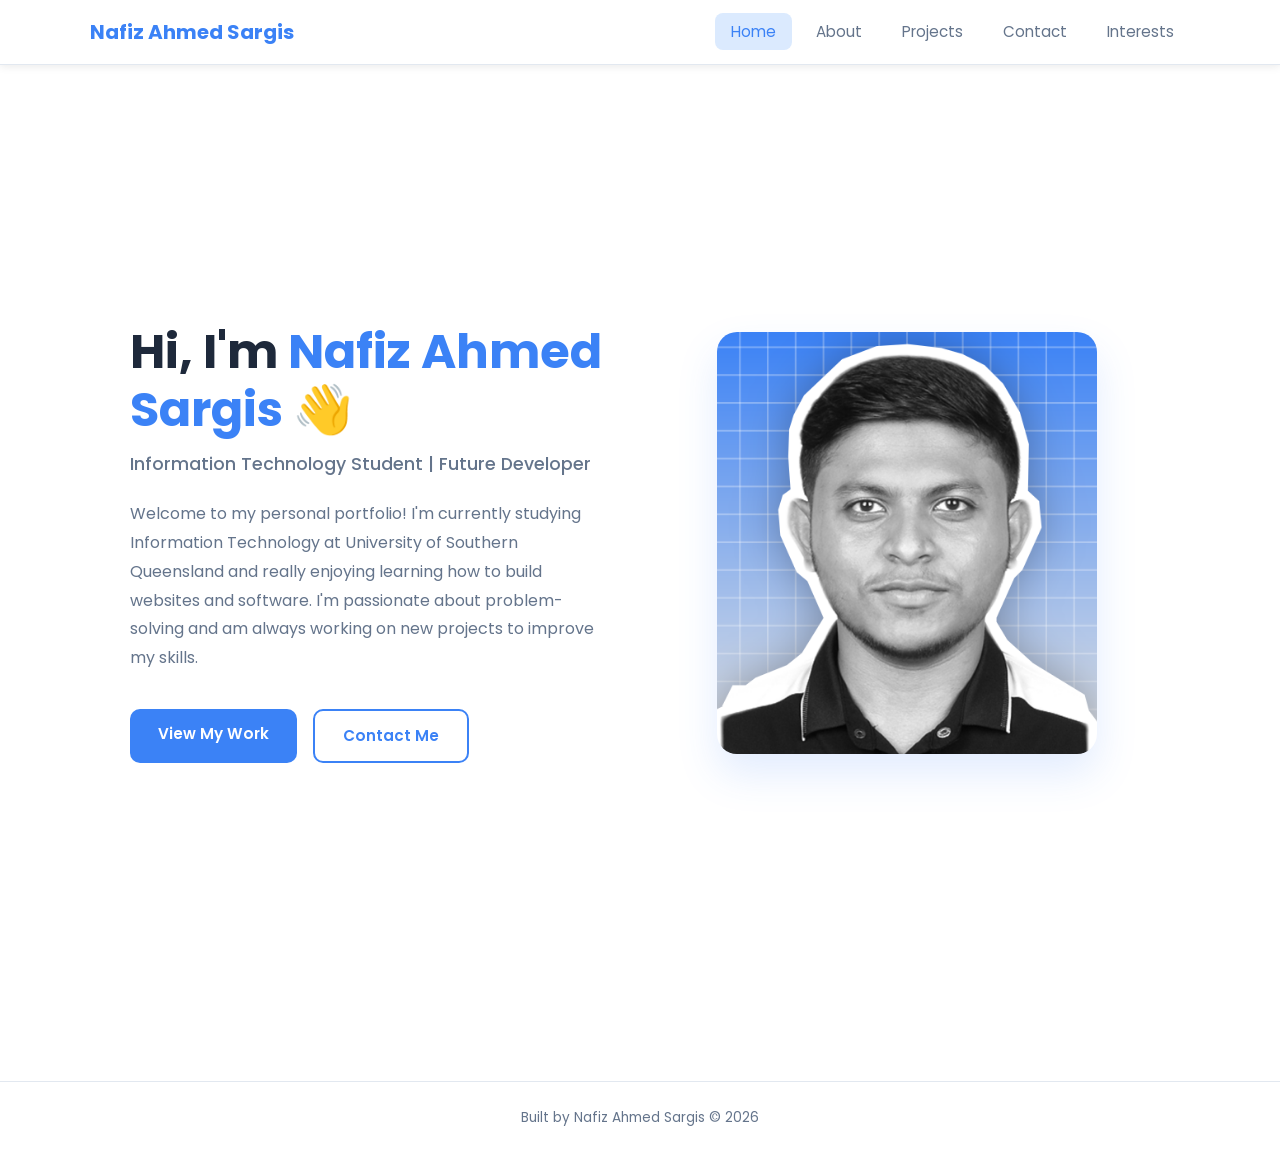
<file: index.html>
<!doctype html>
<html lang="en">
  <head>
    <meta charset="UTF-8" />
    <meta name="viewport" content="width=device-width, initial-scale=1.0" />
    <title>Nafiz Ahmed Sargis - Information Technology Student Portfolio</title>

    <!-- Using Poppins from Google Fonts - I chose Poppins because it looks simple but still nice for a portfolio -->
    <link
      href="https://fonts.googleapis.com/css2?family=Poppins:wght@400;500;600;700&display=swap"
      rel="stylesheet"
    />
    <link rel="stylesheet" href="css/style.css" />

    <!-- Added Favicon - I made this using Favicon.io online generator -->
     <link rel="icon" type="image/png" href="images/favicon.ico" />
  </head>
  <body>
    <!-- Header section - same on all pages -->
    <nav class="main-nav">
      <div class="nav-inner">
        <a href="index.html" class="nav-logo">Nafiz Ahmed Sargis</a>
        <ul class="nav-links">
          <li><a href="index.html" class="active">Home</a></li>
          <li><a href="about.html">About</a></li>
          <li><a href="projects.html">Projects</a></li>
          <li><a href="contact.html">Contact</a></li>
          <li><a href="interests.html">Interests</a></li>
        </ul>
      </div>
    </nav>

    <!-- Main home section - two columns -->
    <div class="container">
      <!-- Left side text and buttons, right side my photo -->
      <div class="home-wrapper">
        <!-- Left column - intro text -->
        <div class="home-left">
          <!-- I used span to style just my name differently -->
          <h1>Hi, I'm <span>Nafiz Ahmed Sargis</span> 👋</h1>
          <p class="tagline">
            Information Technology Student | Future Developer
          </p>
          <p class="intro-text">
            Welcome to my personal portfolio! I'm currently studying Information
            Technology at University of Southern Queensland and really enjoying
            learning how to build websites and software. I'm passionate about
            problem-solving and am always working on new projects to improve my
            skills.
          </p>

          <!-- Two buttons that go to projects and contact -->
          <div class="button-group">
            <!-- Grouping buttons together so I can style them easily -->
            <a href="projects.html" class="btn btn-primary">View My Work</a>
            <a href="contact.html" class="btn btn-outline">Contact Me</a>
          </div>
        </div>

        <!-- Right column - my profile photo -->

        <div class="home-right">
          <!-- I made my profile photo by PICOFME online editor -->
          <img
            src="images/picofme.png"
            alt="Photo of Nafiz Ahmed Sargis"
            class="profile-img"
          />
        </div>
      </div>
    </div>

    <!-- Footer -->
    <footer>
      <p>Built by Nafiz Ahmed Sargis &copy; 2026</p>
    </footer>
  </body>
</html>
</file>
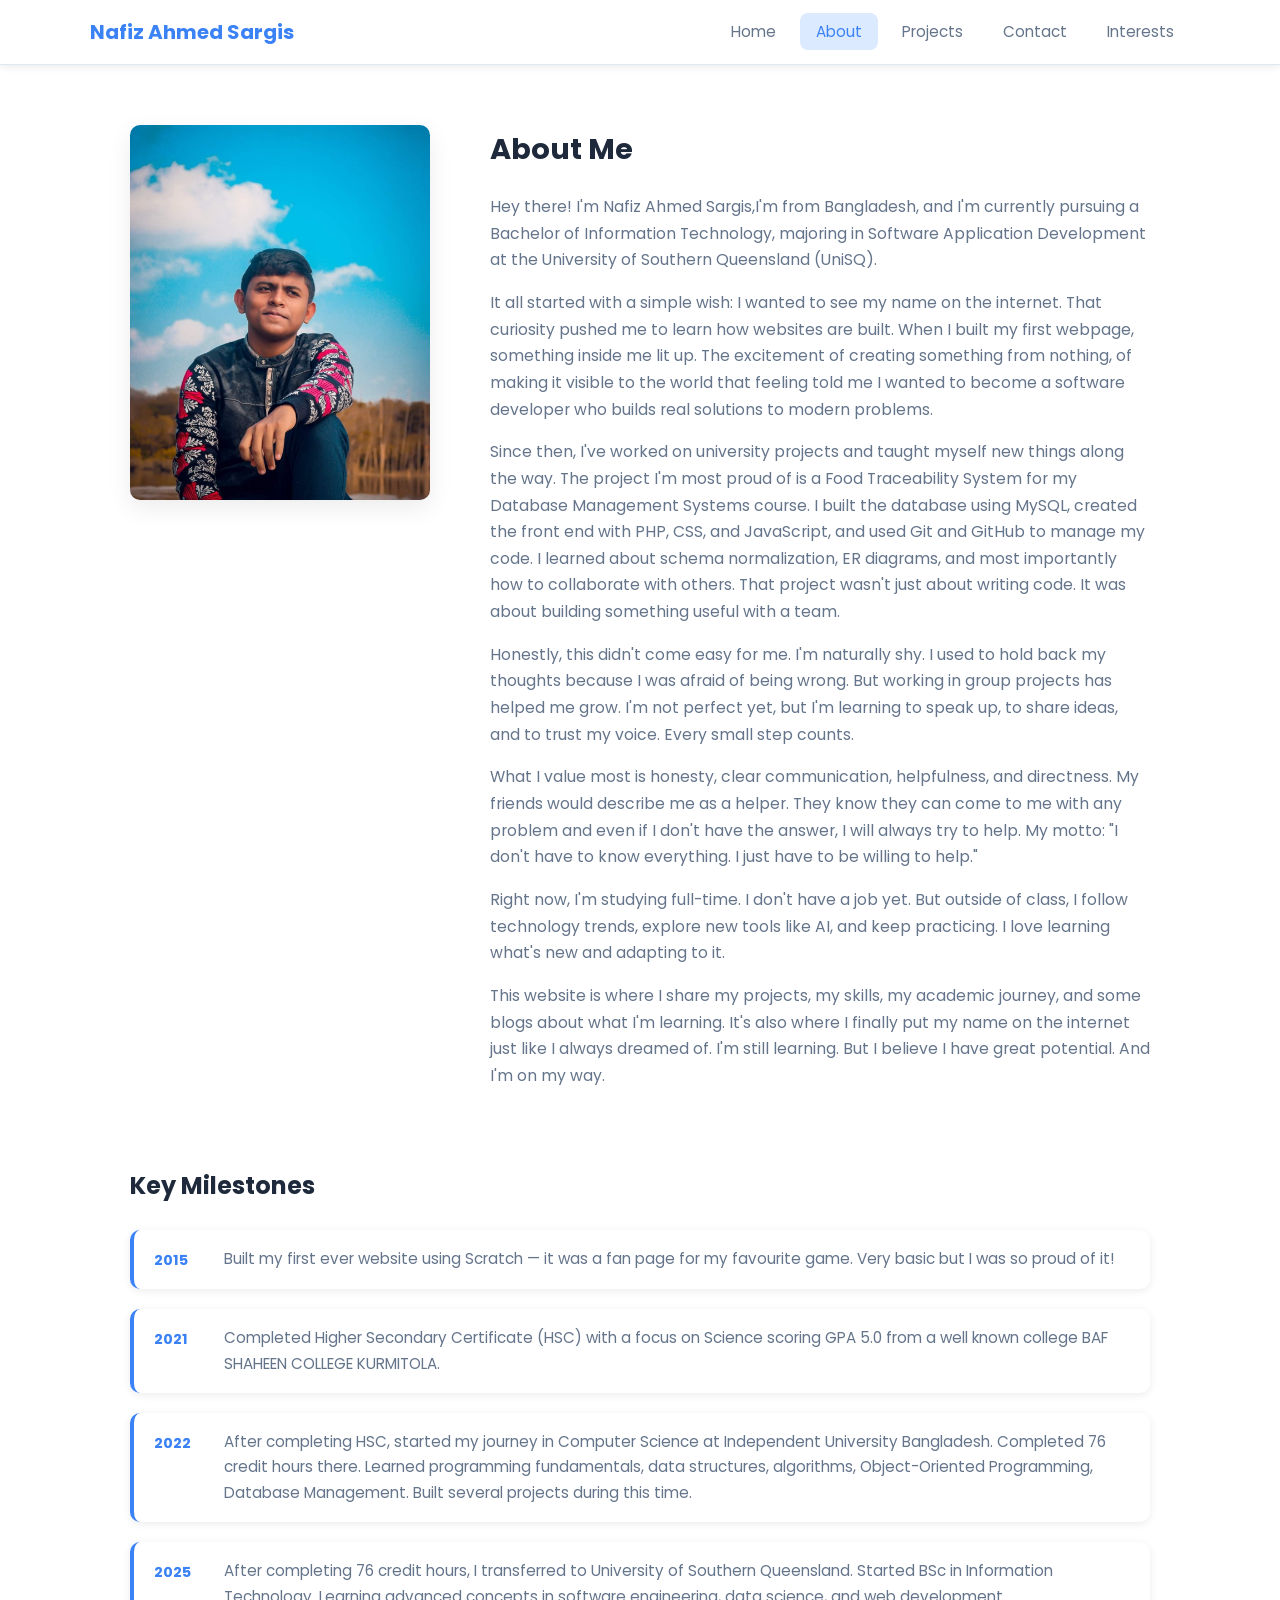
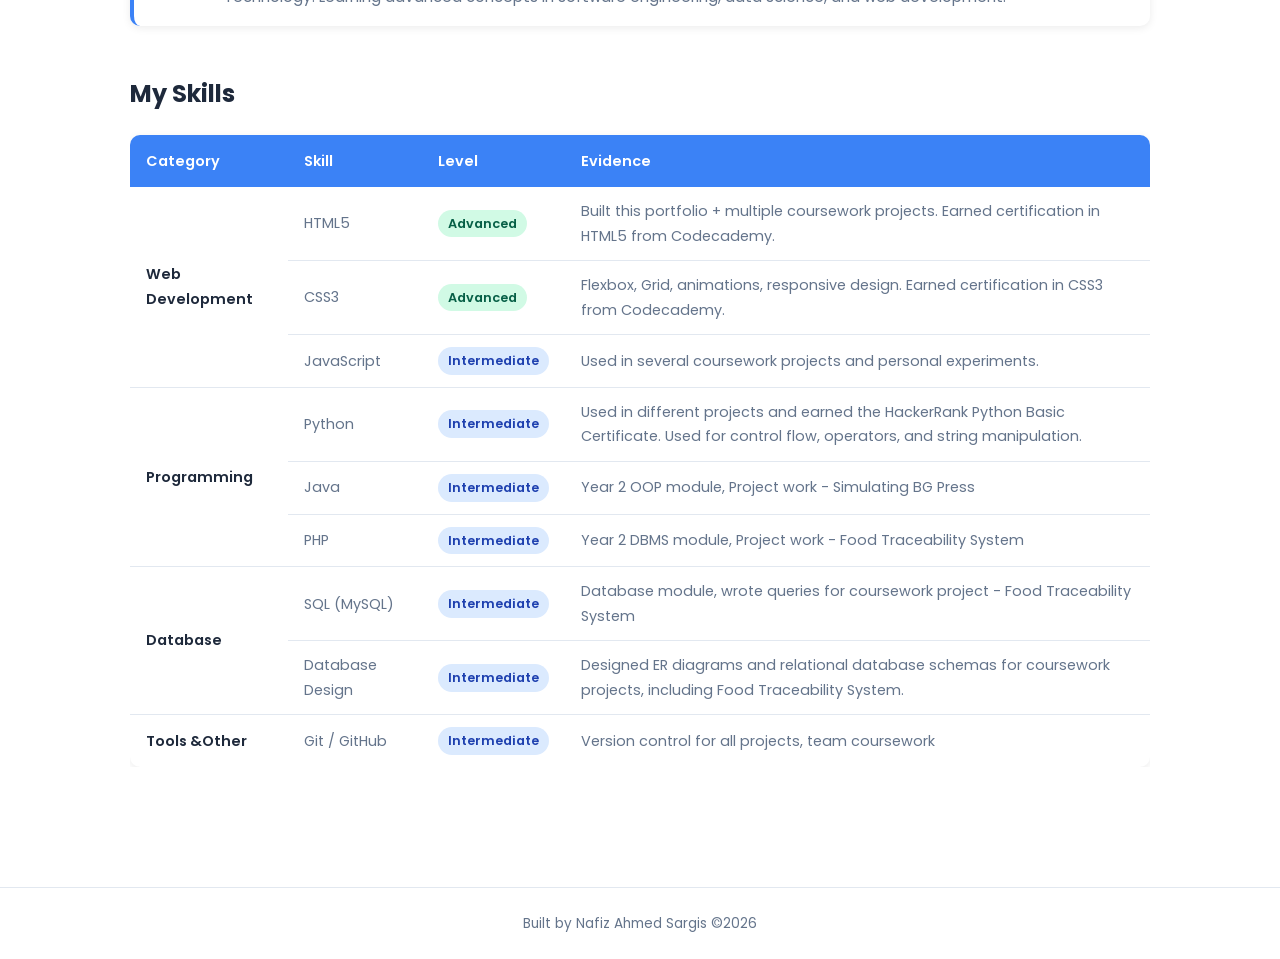
<file: about.html>
<!doctype html>
<html lang="en">
  <head>
    <meta charset="UTF-8" />
    <meta name="viewport" content="width=device-width, initial-scale=1.0" />
    <title>About Me - Nafiz Ahmed Sargis</title>

    <link
      href="https://fonts.googleapis.com/css2?family=Poppins:wght@400;500;600;700&display=swap"
      rel="stylesheet"
    />
    <link rel="stylesheet" href="css/style.css" />
    <!-- Added Favicon - I made this using Favicon.io online generator -->
    <link rel="icon" type="image/png" href="images/favicon.ico" />
  </head>
  <body>
    <!-- Header section - same on all pages -->
    <nav class="main-nav">
      <div class="nav-inner">
        <a href="index.html" class="nav-logo">Nafiz Ahmed Sargis</a>
        <ul class="nav-links">
          <li><a href="index.html">Home</a></li>
          <li><a href="about.html" class="active">About</a></li>
          <li><a href="projects.html">Projects</a></li>
          <li><a href="contact.html">Contact</a></li>
          <li><a href="interests.html">Interests</a></li>
        </ul>
      </div>
    </nav>

    <div class="container">
      <!-- TOP SECTION: sticky image floats beside bio text only -->
      <div class="about-container">
        <!-- I used this to create a 2-column layout -->
        <!-- Left column: sticky image - only sticks within this container -->
        <div class="about-left">
          <!-- I remember sticky positioning was a bit confusing at first -->
          <img
            src="images/profile.jpg"
            alt="Nafiz Ahmed Sargis"
            class="about-img"
          />
        </div>

        <!-- Right column: bio text only -->
        <div class="about-right">
          <h2>About Me</h2>
          <!-- Wrapped text so I can control spacing and line height easier -->
          <div class="bio-text">
            <p>
              Hey there! I'm Nafiz Ahmed Sargis,I'm from Bangladesh, and I'm
              currently pursuing a Bachelor of Information Technology, majoring
              in Software Application Development at the University of Southern
              Queensland (UniSQ).
            </p>
            <p>
              It all started with a simple wish: I wanted to see my name on the
              internet. That curiosity pushed me to learn how websites are
              built. When I built my first webpage, something inside me lit up.
              The excitement of creating something from nothing, of making it
              visible to the world that feeling told me I wanted to become a
              software developer who builds real solutions to modern problems.
            </p>
            <p>
              Since then, I've worked on university projects and taught myself
              new things along the way. The project I'm most proud of is a Food
              Traceability System for my Database Management Systems course. I
              built the database using MySQL, created the front end with PHP,
              CSS, and JavaScript, and used Git and GitHub to manage my code. I
              learned about schema normalization, ER diagrams, and most
              importantly how to collaborate with others. That project wasn't
              just about writing code. It was about building something useful
              with a team.
            </p>
            <p>
              Honestly, this didn't come easy for me. I'm naturally shy. I used
              to hold back my thoughts because I was afraid of being wrong. But
              working in group projects has helped me grow. I'm not perfect yet,
              but I'm learning to speak up, to share ideas, and to trust my
              voice. Every small step counts.
            </p>
            <p>
              What I value most is honesty, clear communication, helpfulness,
              and directness. My friends would describe me as a helper. They
              know they can come to me with any problem and even if I don't have
              the answer, I will always try to help. My motto: "I don't have to
              know everything. I just have to be willing to help."
            </p>
            <p>
              Right now, I'm studying full-time. I don't have a job yet. But
              outside of class, I follow technology trends, explore new tools
              like AI, and keep practicing. I love learning what's new and
              adapting to it.
            </p>
            <p>
              This website is where I share my projects, my skills, my academic
              journey, and some blogs about what I'm learning. It's also where I
              finally put my name on the internet just like I always dreamed of.
              I'm still learning. But I believe I have great potential. And I'm
              on my way.
            </p>
          </div>
        </div>
      </div>
      <!-- END of two-column section - image no longer floats below here -->

      <!-- FULL-WIDTH: Key Milestones -->
      <section id="timeline">
        <h2>Key Milestones</h2>

        <div class="milestone">
          <span class="milestone-year">2015</span>
          <span class="milestone-text"
            >Built my first ever website using Scratch — it was a fan page for
            my favourite game. Very basic but I was so proud of it!</span
          >
        </div>

        <div class="milestone">
          <span class="milestone-year">2021</span>
          <span class="milestone-text"
            >Completed Higher Secondary Certificate (HSC) with a focus on
            Science scoring GPA 5.0 from a well known college BAF SHAHEEN
            COLLEGE KURMITOLA.</span
          >
        </div>

        <div class="milestone">
          <span class="milestone-year">2022</span>
          <span class="milestone-text"
            >After completing HSC, started my journey in Computer Science at
            Independent University Bangladesh. Completed 76 credit hours there.
            Learned programming fundamentals, data structures, algorithms,
            Object-Oriented Programming, Database Management. Built several
            projects during this time.</span
          >
        </div>

        <div class="milestone">
          <span class="milestone-year">2025</span>
          <span class="milestone-text"
            >After completing 76 credit hours, I transferred to University of
            Southern Queensland. Started BSc in Information Technology. Learning
            advanced concepts in software engineering, data science, and web
            development.</span
          >
        </div>
      </section>

      <!-- FULL-WIDTH: Skills Table -->
      <div id="skills-table-wrapper">
        <h2>My Skills</h2>
        <table id="skills-table">
          <thead>
            <tr>
              <th>Category</th>
              <th>Skill</th>
              <th>Level</th>
              <th>Evidence</th>
            </tr>
          </thead>
          <tbody>
            <!-- Web Development row group -->
            <tr>
              <td rowspan="3">Web Development</td>
              <td>HTML5</td>
              <td><span class="skill-level level-advanced">Advanced</span></td>
              <td>
                Built this portfolio + multiple coursework projects. Earned
                certification in HTML5 from Codecademy.
              </td>
            </tr>
            <tr>
              <td>CSS3</td>
              <td><span class="skill-level level-advanced">Advanced</span></td>
              <td>
                Flexbox, Grid, animations, responsive design. Earned
                certification in CSS3 from Codecademy.
              </td>
            </tr>
            <tr>
              <td>JavaScript</td>
              <td>
                <span class="skill-level level-intermediate">Intermediate</span>
              </td>
              <td>
                Used in several coursework projects and personal experiments.
              </td>
            </tr>

            <!-- Programming row group -->
            <tr>
              <td rowspan="3">Programming</td>
              <td>Python</td>
              <td>
                <span class="skill-level level-intermediate">Intermediate</span>
              </td>
              <td>
                Used in different projects and earned the HackerRank Python
                Basic Certificate. Used for control flow, operators, and string
                manipulation.
              </td>
            </tr>
            <tr>
              <td>Java</td>
              <td>
                <span class="skill-level level-intermediate">Intermediate</span>
              </td>
              <td>Year 2 OOP module, Project work - Simulating BG Press</td>
            </tr>
            <tr>
              <td>PHP</td>
              <td>
                <span class="skill-level level-intermediate">Intermediate</span>
              </td>
              <td>
                Year 2 DBMS module, Project work - Food Traceability System
              </td>
            </tr>

            <!-- Database row group -->
            <tr>
              <td rowspan="2">Database</td>
              <td>SQL (MySQL)</td>
              <td>
                <span class="skill-level level-intermediate">Intermediate</span>
              </td>
              <td>
                Database module, wrote queries for coursework project - Food
                Traceability System
              </td>
            </tr>
            <tr>
              <td>Database Design</td>
              <td>
                <span class="skill-level level-intermediate">Intermediate</span>
              </td>
              <td>
                Designed ER diagrams and relational database schemas for
                coursework projects, including Food Traceability System.
              </td>
              <!-- Tools row -->
            </tr>

            <tr>
              <td>Tools &amp;Other</td>
              <td>Git / GitHub</td>
              <td>
                <span class="skill-level level-intermediate">Intermediate</span>
              </td>
              <td>Version control for all projects, team coursework</td>
            </tr>
          </tbody>
        </table>
      </div>
    </div>

    <footer>
      <p>Built by Nafiz Ahmed Sargis &copy;2026</p>
    </footer>
  </body>
</html>
</file>
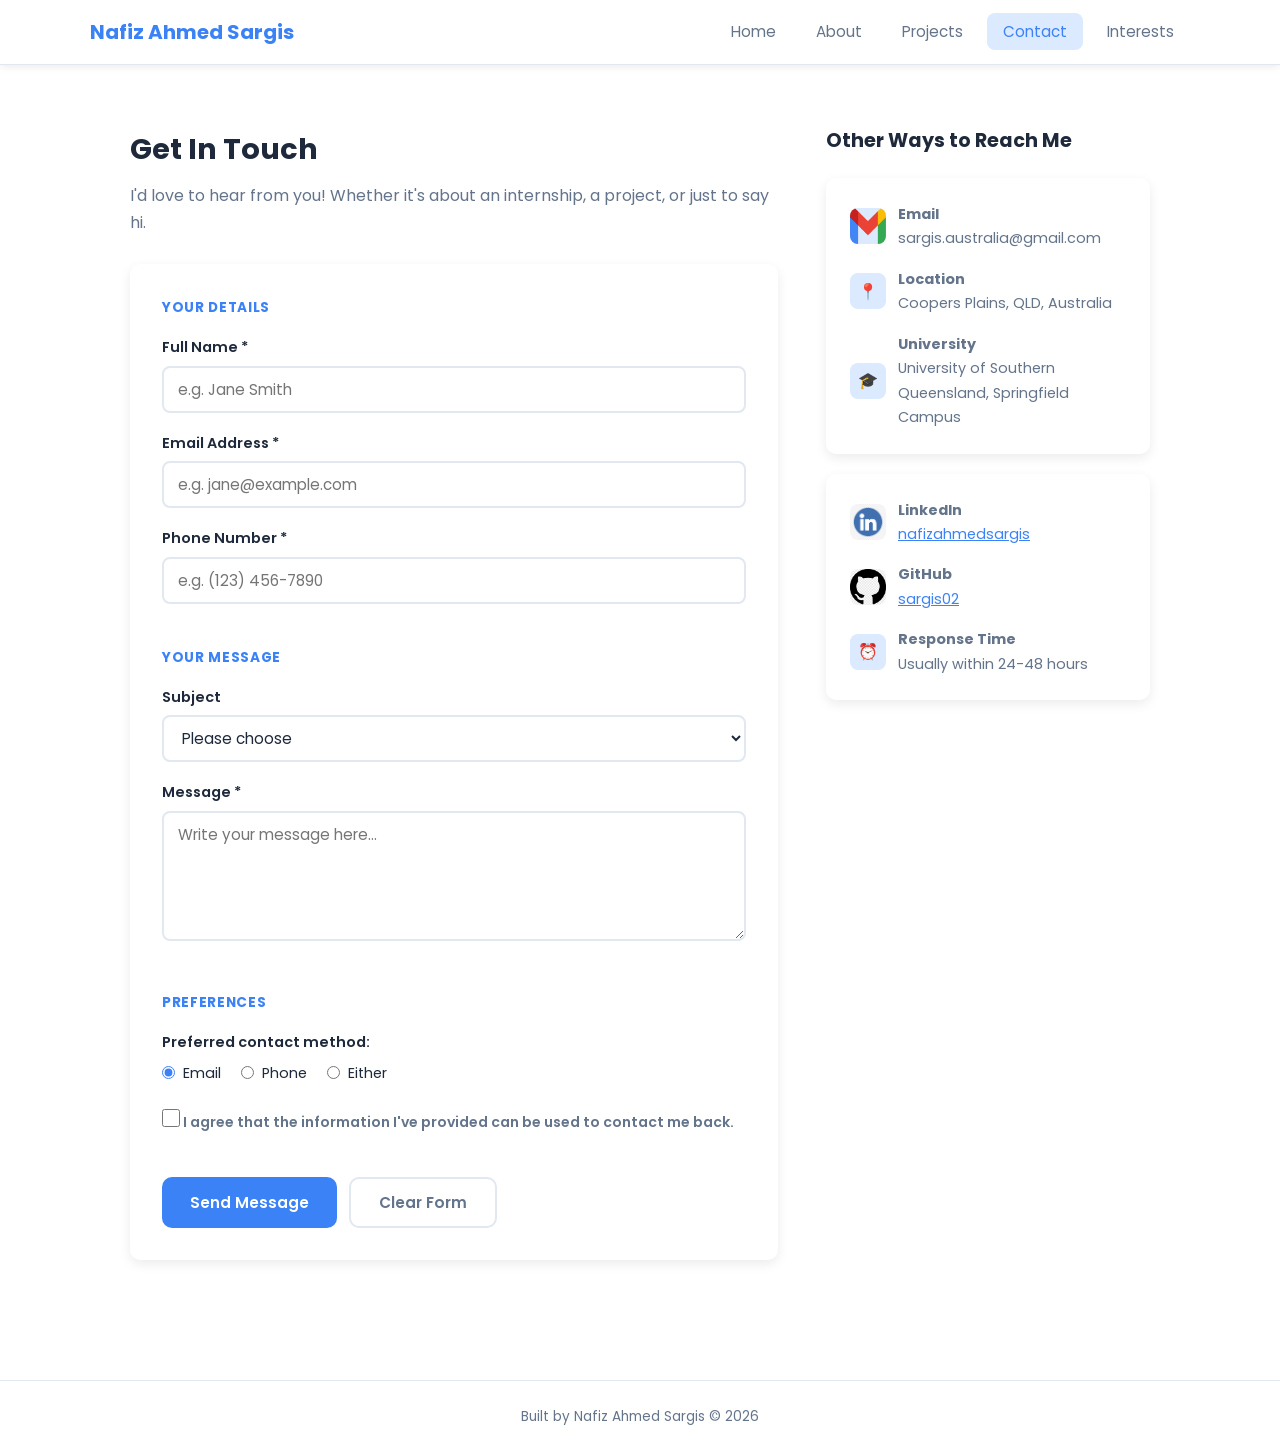
<file: contact.html>
<!doctype html>
<html lang="en">
  <head>
    <meta charset="UTF-8" />
    <meta name="viewport" content="width=device-width, initial-scale=1.0" />
    <title>Contact - Nafiz Ahmed Sargis</title>

    <link
      href="https://fonts.googleapis.com/css2?family=Poppins:wght@400;500;600;700&display=swap"
      rel="stylesheet"
    />
    <link rel="stylesheet" href="css/style.css" />

    <!-- Added Favicon - I made this using Favicon.io online generator -->
    <link rel="icon" type="image/png" href="images/favicon.ico" />
  </head>
  <body>
    <!-- Header section - same on all pages -->
    <nav class="main-nav">
      <div class="nav-inner">
        <a href="index.html" class="nav-logo">Nafiz Ahmed Sargis</a>
        <ul class="nav-links">
          <li><a href="index.html">Home</a></li>
          <li><a href="about.html">About</a></li>
          <li><a href="projects.html">Projects</a></li>
          <li><a href="contact.html" class="active">Contact</a></li>
          <li><a href="interests.html">Interests</a></li>
        </ul>
      </div>
    </nav>

    <div class="container">
      <div class="contact-wrapper">
        <!-- Left side: contact form -->
        <div class="contact-form-section">
          <h2>Get In Touch</h2>
          <p>
            I'd love to hear from you! Whether it's about an internship, a
            project, or just to say hi.
          </p>

          <!-- Contact form with fieldsets and labels -->
          <form id="contact-form" action="#" method="POST">
            <!-- Personal Info fieldset -->
            <fieldset>
              <legend>Your Details</legend>

              <div class="form-group">
                <label for="name">Full Name *</label>
                <input
                  type="text"
                  id="name"
                  name="name"
                  placeholder="e.g. Jane Smith"
                  required
                />
              </div>

              <div class="form-group">
                <label for="email">Email Address *</label>
                <input
                  type="email"
                  id="email"
                  name="email"
                  placeholder="e.g. jane@example.com"
                  required
                />
              </div>

              <div class="form-group">
                <label for="phone">Phone Number *</label>
                <input
                  type="tel"
                  id="phone"
                  name="phone"
                  placeholder="e.g. (123) 456-7890"
                  required
                />
              </div>
            </fieldset>

            <!-- Message fieldset -->
            <fieldset>
              <legend>Your Message</legend>

              <div class="form-group">
                <label for="subject">Subject</label>
                <!-- Dropdown select for subject -->
                <select id="subject" name="subject">
                  <option value="">Please choose</option>
                  <option value="internship">Internship Opportunity</option>
                  <option value="collaboration">Project Collaboration</option>
                  <option value="feedback">Website Feedback</option>
                  <option value="general">General Enquiry</option>
                  <option value="other">Other</option>
                </select>
              </div>

              <div class="form-group">
                <label for="message">Message *</label>
                <textarea
                  id="message"
                  name="message"
                  placeholder="Write your message here..."
                  required
                ></textarea>
              </div>
            </fieldset>

            <!-- Preferences fieldset -->
            <fieldset>
              <legend>Preferences</legend>

              <!-- Radio group for preferred contact method -->
              <div class="form-group">
                <label>Preferred contact method:</label>
                <div class="radio-group">
                  <label>
                    <input
                      type="radio"
                      name="contact-pref"
                      value="email"
                      checked
                    />
                    Email
                  </label>
                  <label>
                    <input type="radio" name="contact-pref" value="Phone" />
                    Phone
                  </label>
                  <label>
                    <input type="radio" name="contact-pref" value="either" />
                    Either
                  </label>
                </div>
              </div>

              <!-- Checkbox for agreement -->
              <div class="form-group">
                <label class="checkbox">
                  <input type="checkbox" id="agree" name="agree" required />
                  <span
                    >I agree that the information I've provided can be used to
                    contact me back.</span
                  >
                </label>
              </div>
            </fieldset>

            <!-- Submit and reset buttons (Only for show. Doesn't work because there's no backend)-->
            <div class="form-buttons">
              <button type="submit" class="btn btn-primary">
                Send Message
              </button>
              <button type="reset" class="btn-reset">Clear Form</button>
            </div>
          </form>
        </div>

        <!-- Right side: contact info sidebar -->
        <div class="contact-info">
          <h3>Other Ways to Reach Me</h3>

          <div class="info-box">
            <div class="info-item">
              <img src="images/gmail.png" alt="Gmail logo" class="info-icon" />
              <div>
                <strong>Email</strong><br />
                sargis.australia@gmail.com
              </div>
            </div>

            <div class="info-item">
              <div class="info-icon">📍</div>
              <div>
                <strong>Location</strong><br />
                Coopers Plains, QLD, Australia
              </div>
            </div>

            <div class="info-item">
              <div class="info-icon">🎓</div>
              <div>
                <strong>University</strong><br />
                University of Southern Queensland, Springfield Campus
              </div>
            </div>
          </div>

          <div class="info-box">
            <div class="info-item">
              <img
                src="images/linkedin.png"
                alt="linkedin logo"
                class="info-icon"
              />
              <div>
                <strong>LinkedIn</strong><br />
                <a
                  href="https://www.linkedin.com/in/nafizahmedsargis/"
                  style="color: var(--primary)"
                  >nafizahmedsargis</a
                >
              </div>
            </div>

            <div class="info-item">
              <img
                src="images/github.png"
                alt="GitHub logo"
                class="info-icon"
              />

              <div>
                <strong>GitHub</strong><br />
                <a
                  href="https://github.com/sargis02"
                  style="color: var(--primary)"
                  >sargis02</a
                >
              </div>
            </div>

            <div class="info-item">
              <div class="info-icon">⏰</div>
              <div>
                <strong>Response Time</strong><br />
                Usually within 24-48 hours
              </div>
            </div>
          </div>
        </div>
      </div>
    </div>

    <footer>
      <p>Built by Nafiz Ahmed Sargis &copy; 2026</p>
    </footer>
  </body>
</html>
</file>
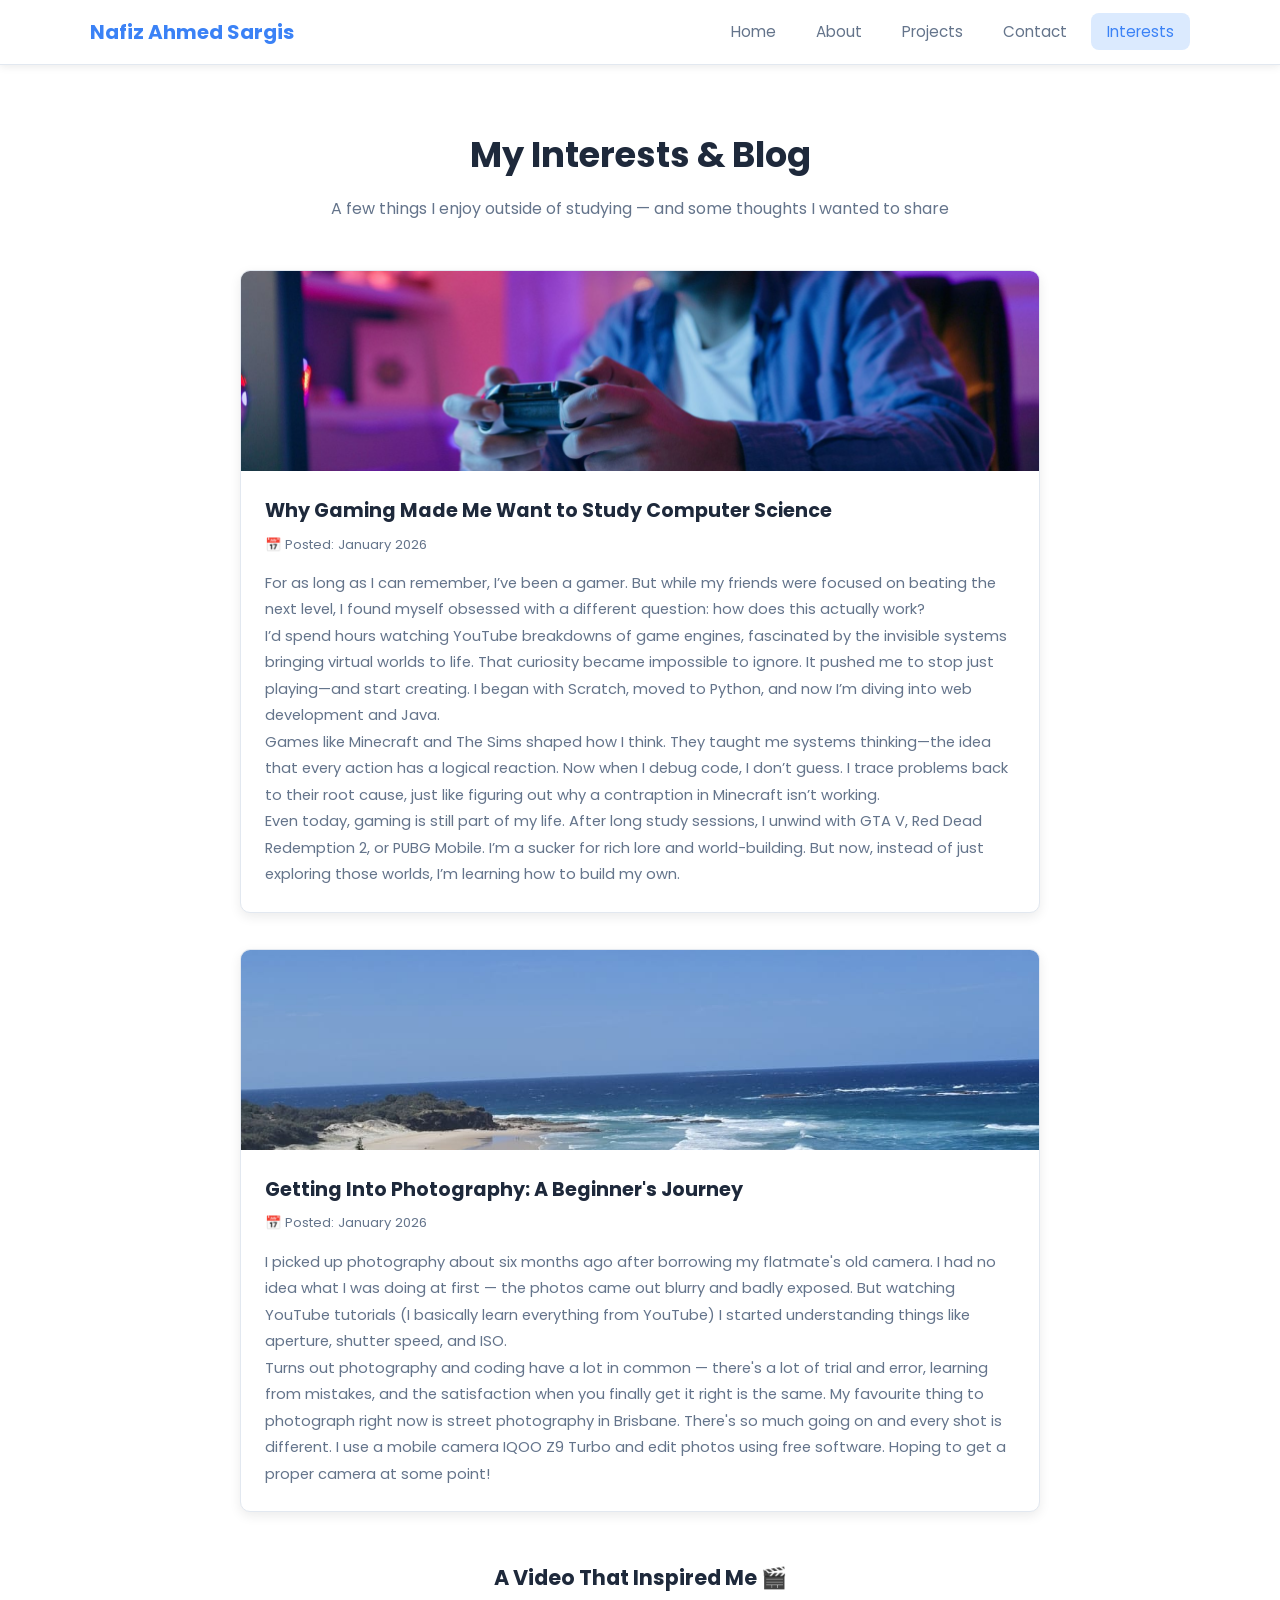
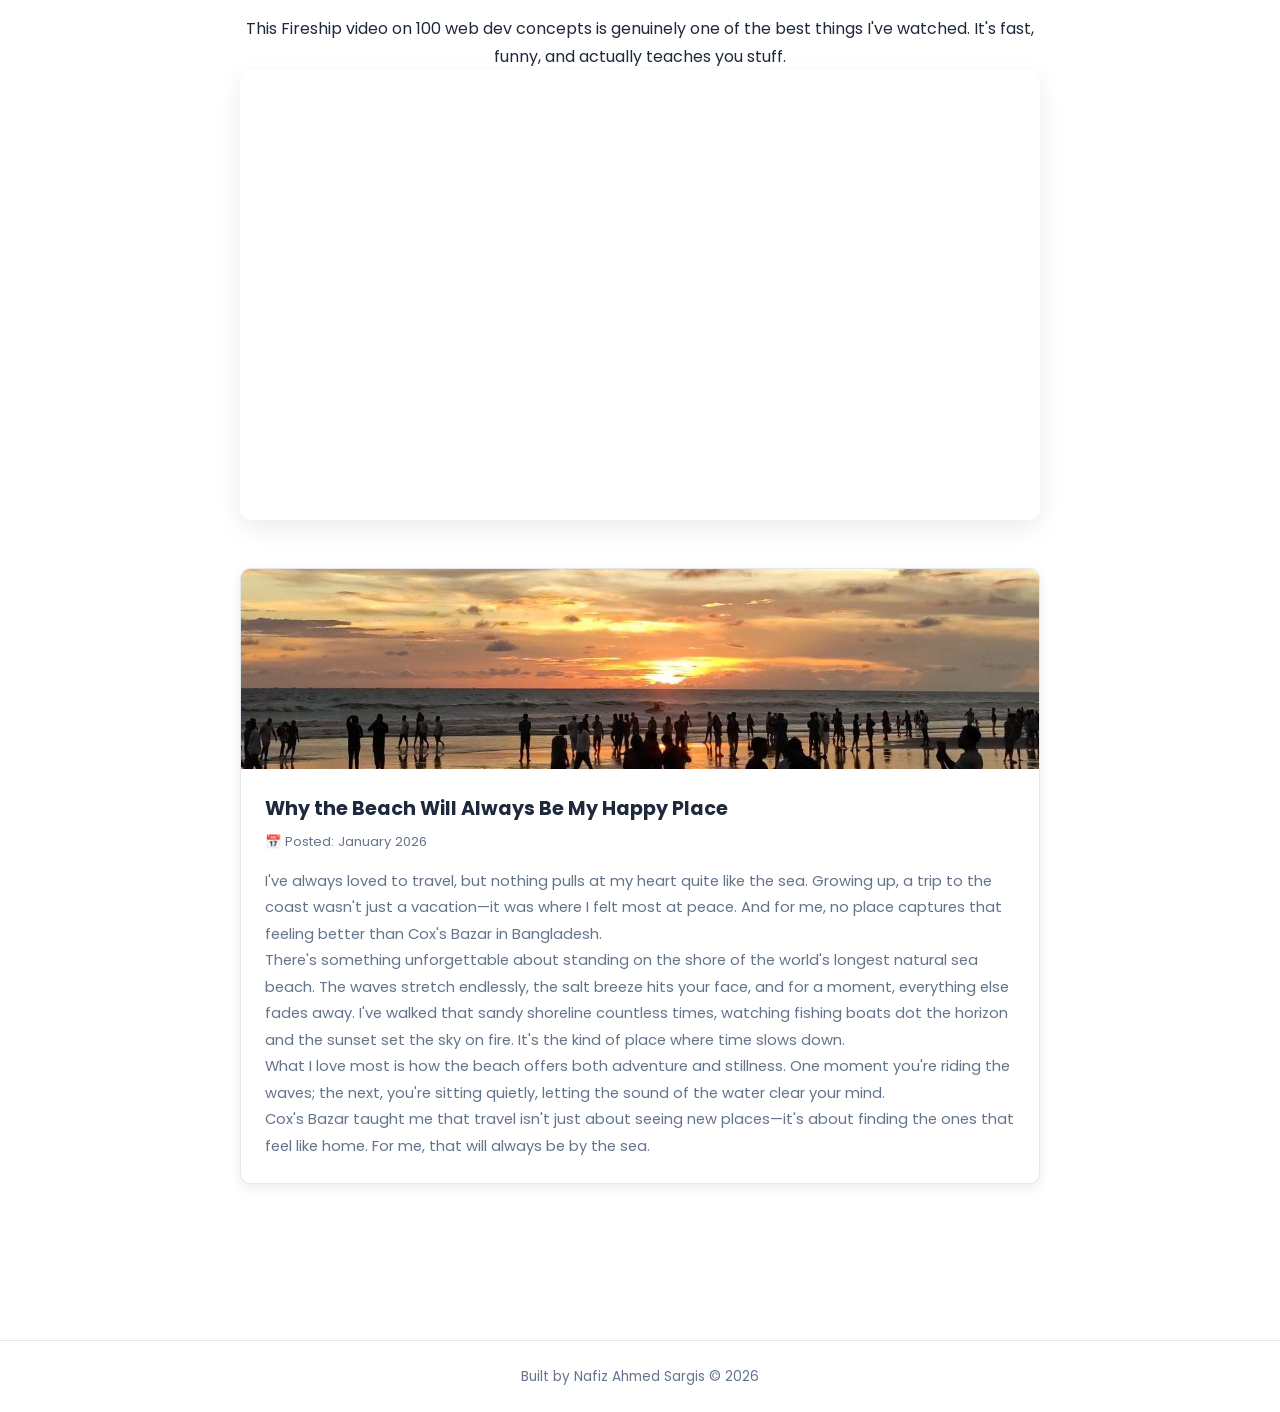
<file: interests.html>
<!doctype html>
<html lang="en">
  <head>
    <meta charset="UTF-8" />
    <meta name="viewport" content="width=device-width, initial-scale=1.0" />
    <title>Interests - Nafiz Ahmed Sargis</title>

    <link
      href="https://fonts.googleapis.com/css2?family=Poppins:wght@400;500;600;700&display=swap"
      rel="stylesheet"
    />
    <link rel="stylesheet" href="css/style.css" />

    <!-- Added Favicon - I made this using Favicon.io online generator -->
    <link rel="icon" type="image/png" href="images/favicon.ico" />
  </head>
  <body>
    <!-- Header section - same on all pages -->
    <nav class="main-nav">
      <div class="nav-inner">
        <a href="index.html" class="nav-logo">Nafiz Ahmed Sargis</a>
        <ul class="nav-links">
          <li><a href="index.html">Home</a></li>
          <li><a href="about.html">About</a></li>
          <li><a href="projects.html">Projects</a></li>
          <li><a href="contact.html">Contact</a></li>
          <li><a href="interests.html" class="active">Interests</a></li>
        </ul>
      </div>
    </nav>

    <div class="container">
      <div class="page-header">
        <h1>My Interests &amp; Blog</h1>
        <p>
          A few things I enjoy outside of studying — and some thoughts I wanted
          to share
        </p>
      </div>

      <!-- Blog post style entries in a centred narrow column -->
      <div class="interests-wrapper">
        <!-- Blog post 1: Gaming -->
        <article class="blog-post">
          <!-- picture is taken from google source link : 
           https://brocku.ca/brock-news/2025/10/grad-student-sprints-ahead-with-gaming-subculture-research/ -->
          <img
            src="images/gaming.jpg"
            alt="Playing games with a controller"
            class="post-img"
          />
          <div class="post-content">
            <h3>Why Gaming Made Me Want to Study Computer Science</h3>
            <small class="post-date">📅 Posted: January 2026</small>
            <p>
              For as long as I can remember, I’ve been a gamer. But while my
              friends were focused on beating the next level, I found myself
              obsessed with a different question: how does this actually work?
            </p>
            <p>
              I’d spend hours watching YouTube breakdowns of game engines,
              fascinated by the invisible systems bringing virtual worlds to
              life. That curiosity became impossible to ignore. It pushed me to
              stop just playing—and start creating. I began with Scratch, moved
              to Python, and now I’m diving into web development and Java.
            </p>
            <p>
              Games like Minecraft and The Sims shaped how I think. They taught
              me systems thinking—the idea that every action has a logical
              reaction. Now when I debug code, I don’t guess. I trace problems
              back to their root cause, just like figuring out why a contraption
              in Minecraft isn’t working.
            </p>
            <p>
              Even today, gaming is still part of my life. After long study
              sessions, I unwind with GTA V, Red Dead Redemption 2, or PUBG
              Mobile. I’m a sucker for rich lore and world-building. But now,
              instead of just exploring those worlds, I’m learning how to build
              my own.
            </p>
          </div>
        </article>

        <!-- Blog post 2: Photography -->
        <article class="blog-post">
          <!-- picture is taken by my Mobile Phone -->
          <img
            src="images/photography.jpeg"
            alt="Photo of Stradbroke Island"
            class="post-img"
          />
          <div class="post-content">
            <h3>Getting Into Photography: A Beginner's Journey</h3>
            <small class="post-date">📅 Posted: January 2026</small>
            <p>
              I picked up photography about six months ago after borrowing my
              flatmate's old camera. I had no idea what I was doing at first —
              the photos came out blurry and badly exposed. But watching YouTube
              tutorials (I basically learn everything from YouTube) I started
              understanding things like aperture, shutter speed, and ISO.
            </p>
            <p>
              Turns out photography and coding have a lot in common — there's a
              lot of trial and error, learning from mistakes, and the
              satisfaction when you finally get it right is the same. My
              favourite thing to photograph right now is street photography in
              Brisbane. There's so much going on and every shot is different. I
              use a mobile camera IQOO Z9 Turbo and edit photos using free
              software. Hoping to get a proper camera at some point!
            </p>
          </div>
        </article>

        <!-- Embedded YouTube video in between posts -->
        <div class="video-wrapper">
          <h3>A Video That Inspired Me 🎬</h3>
          <p>
            This Fireship video on 100 web dev concepts is genuinely one of the
            best things I've watched. It's fast, funny, and actually teaches you
            stuff.
          </p>
          <!-- Responsive iframe embed -->
          <!-- changed video, previous video was Showing Error 153 -->
          <div class="video-responsive">
            <iframe
              width="100%"
              height="100%"
              src="https://www.youtube.com/embed/erEgovG9WBs"
              title="100+ Web Development Things you Should Know"
              allow="
                accelerometer;
                autoplay;
                clipboard-write;
                encrypted-media;
                gyroscope;
                picture-in-picture;
              "
              allowfullscreen
            >
            </iframe>
          </div>
        </div>

        <!-- Blog post 3: Beach -->
        <article class="blog-post">
          <!-- picture is taken by my Mobile Phone -->
          <img
            src="images/beach.jpeg"
            alt="A landscape view of Coxs Bazar"
            class="post-img"
          />
          <div class="post-content">
            <h3>Why the Beach Will Always Be My Happy Place</h3>
            <small class="post-date">📅 Posted: January 2026</small>
            <p>
              I've always loved to travel, but nothing pulls at my heart quite
              like the sea. Growing up, a trip to the coast wasn't just a
              vacation—it was where I felt most at peace. And for me, no place
              captures that feeling better than Cox's Bazar in Bangladesh.
            </p>
            <p>
              There's something unforgettable about standing on the shore of the
              world's longest natural sea beach. The waves stretch endlessly,
              the salt breeze hits your face, and for a moment, everything else
              fades away. I've walked that sandy shoreline countless times,
              watching fishing boats dot the horizon and the sunset set the sky
              on fire. It's the kind of place where time slows down.
            </p>
            <p>
              What I love most is how the beach offers both adventure and
              stillness. One moment you're riding the waves; the next, you're
              sitting quietly, letting the sound of the water clear your mind.
            </p>
            <p>
              Cox's Bazar taught me that travel isn't just about seeing new
              places—it's about finding the ones that feel like home. For me,
              that will always be by the sea.
            </p>
          </div>
        </article>
      </div>
      <!-- End interests wrapper -->
    </div>

    <footer>
      <p>Built by Nafiz Ahmed Sargis &copy; 2026</p>
    </footer>
  </body>
</html>
</file>
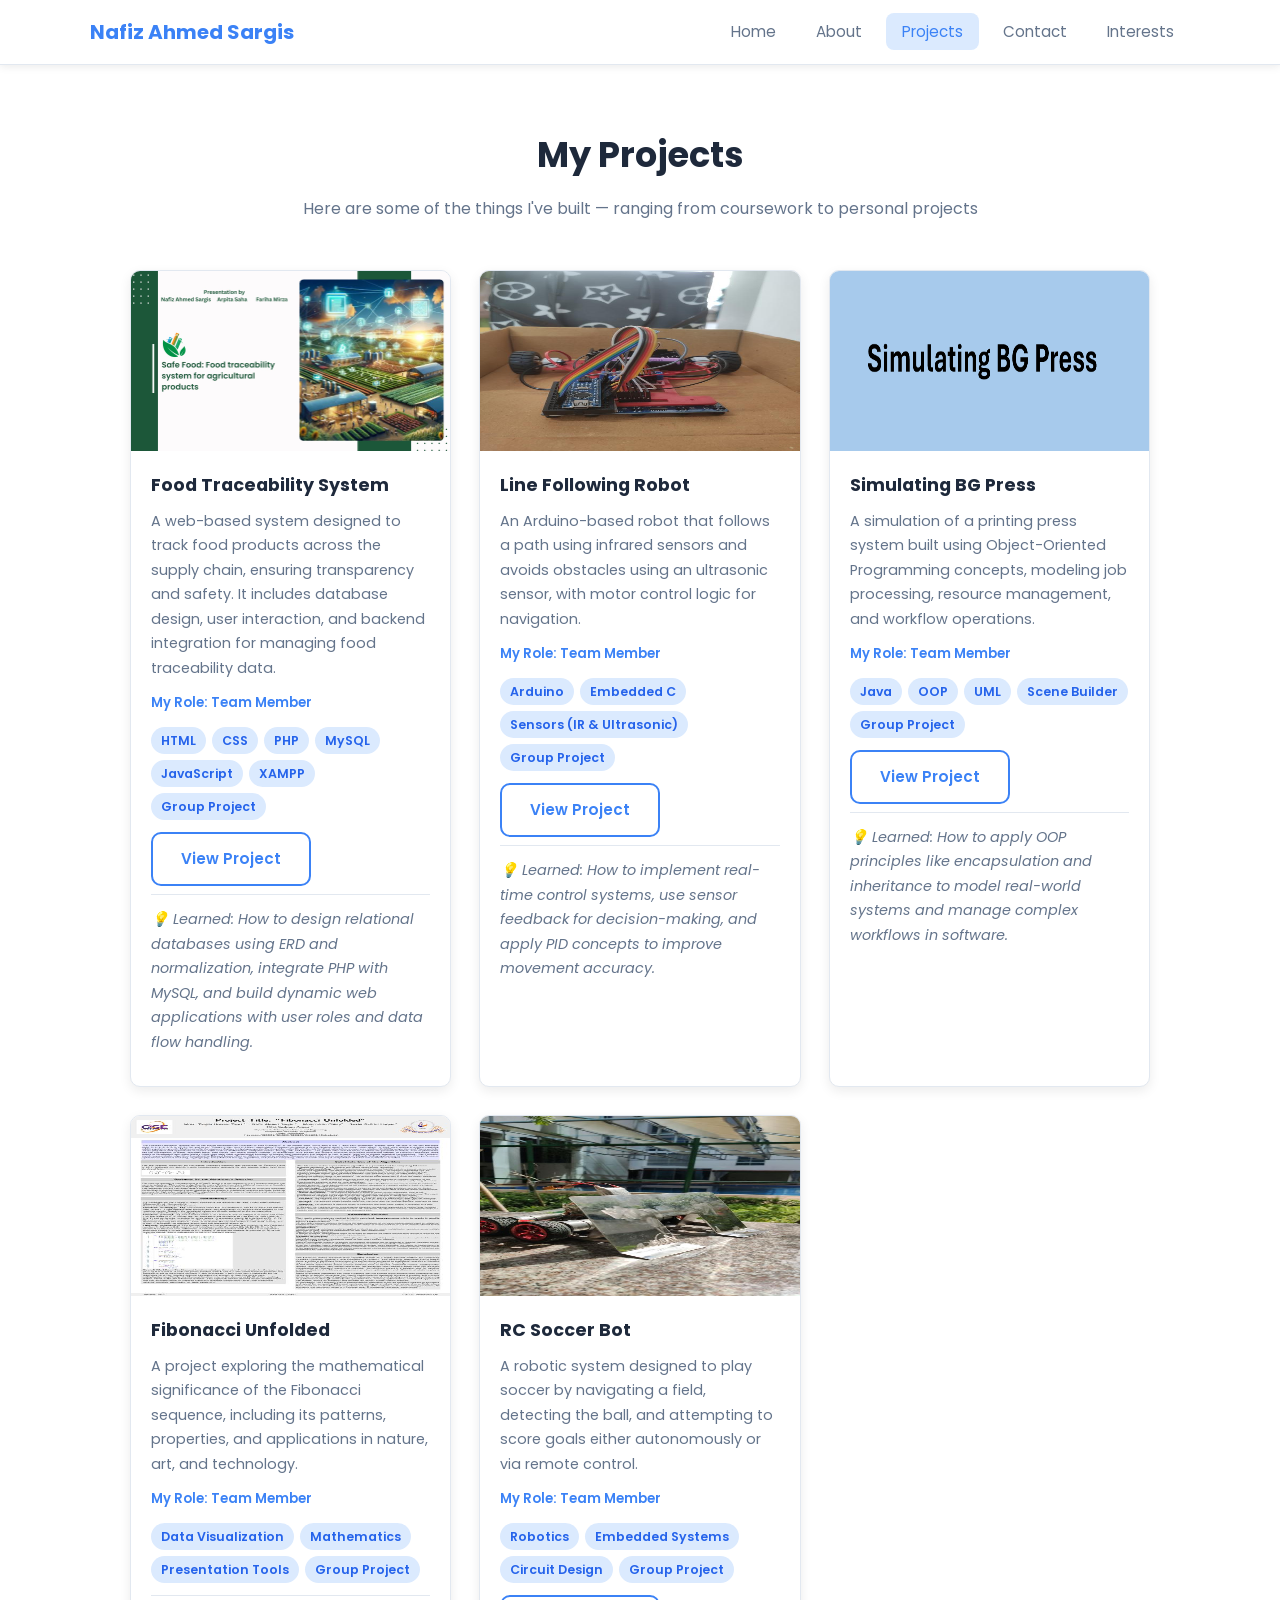
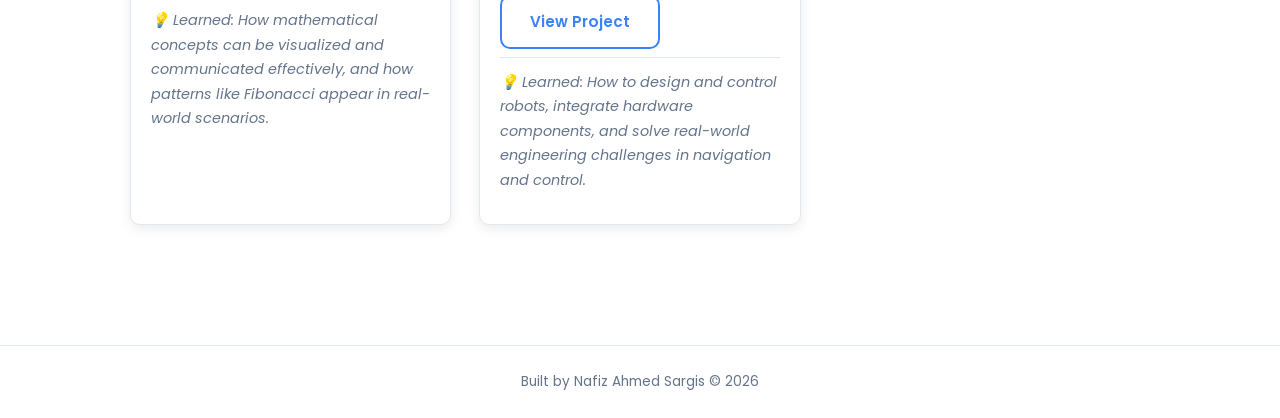
<file: projects.html>
<!doctype html>
<html lang="en">
  <head>
    <meta charset="UTF-8" />
    <meta name="viewport" content="width=device-width, initial-scale=1.0" />
    <title>Projects - Nafiz Ahmed Sargis</title>

    <link
      href="https://fonts.googleapis.com/css2?family=Poppins:wght@400;500;600;700&display=swap"
      rel="stylesheet"
    />
    <link rel="stylesheet" href="css/style.css" />

    <!-- Added Favicon - I made this using Favicon.io online generator -->
    <link rel="icon" type="image/png" href="images/favicon.ico" />
  </head>

  <body>
    <!-- Header section - same on all pages -->
    <nav class="main-nav">
      <div class="nav-inner">
        <a href="index.html" class="nav-logo">Nafiz Ahmed Sargis</a>
        <ul class="nav-links">
          <li><a href="index.html">Home</a></li>
          <li><a href="about.html">About</a></li>
          <li><a href="projects.html" class="active">Projects</a></li>
          <li><a href="contact.html">Contact</a></li>
          <li><a href="interests.html">Interests</a></li>
        </ul>
      </div>
    </nav>

    <div class="container">
      <!-- Page heading -->
      <div class="page-header">
        <h1>My Projects</h1>
        <p>
          Here are some of the things I've built — ranging from coursework to
          personal projects
        </p>
      </div>

      <!-- Grid of project cards - 3 columns on desktop, 1 on mobile -->
      <div class="projects-grid">
        <!-- Project 1: Food Traceability System -->
        <div class="project-card">
          <img
            class="project-img"
            src="images/foodtraceabilitysystem.jpeg"
            alt="Food Traceability System Screenshot"
          />
          <div class="card-body">
            <h3>Food Traceability System</h3>
            <p>
              A web-based system designed to track food products across the
              supply chain, ensuring transparency and safety. It includes
              database design, user interaction, and backend integration for
              managing food traceability data.
            </p>
            <span class="project-role">My Role: Team Member</span>
            <div class="tech-tags">
              <span>HTML</span>
              <span>CSS</span>
              <span>PHP</span>
              <span>MySQL</span>
              <span>JavaScript</span>
              <span>XAMPP</span>
              <span>Group Project</span>
            </div>

            <a
              href="https://github.com/sargis02/food_traceability_system"
              target="_blank"
              class="btn btn-outline"
            >
              View Project
            </a>
            <p class="lessons-learned">
              💡 Learned: How to design relational databases using ERD and
              normalization, integrate PHP with MySQL, and build dynamic web
              applications with user roles and data flow handling.
            </p>
          </div>
        </div>

        <!-- Project 2: Line Following Robot -->
        <div class="project-card">
          <img
            src="images/linefollowingrobot.jpeg"
            alt="Line Following Robot"
            class="project-img"
          />
          <div class="card-body">
            <h3>Line Following Robot</h3>
            <p>
              An Arduino-based robot that follows a path using infrared sensors
              and avoids obstacles using an ultrasonic sensor, with motor
              control logic for navigation.
            </p>
            <span class="project-role">My Role: Team Member</span>
            <div class="tech-tags">
              <span>Arduino</span>
              <span>Embedded C</span>
              <span>Sensors (IR & Ultrasonic)</span>
              <span>Group Project</span>
            </div>

            <a
              href="https://github.com/sargis02/LineFollowingRobotCSE204"
              target="_blank"
              class="btn btn-outline"
            >
              View Project
            </a>
            <p class="lessons-learned">
              💡 Learned: How to implement real-time control systems, use sensor
              feedback for decision-making, and apply PID concepts to improve
              movement accuracy.
            </p>
          </div>
        </div>

        <!-- Project 3: Simulating BG Press -->
        <div class="project-card">
          <img
            src="images/simulatingbgpress.png"
            alt="Simulating BG Press"
            class="project-img"
          />
          <div class="card-body">
            <h3>Simulating BG Press</h3>
            <p>
              A simulation of a printing press system built using
              Object-Oriented Programming concepts, modeling job processing,
              resource management, and workflow operations.
            </p>
            <span class="project-role">My Role: Team Member</span>
            <div class="tech-tags">
              <span>Java</span>
              <span>OOP</span>
              <span>UML</span>
              <span>Scene Builder</span>
              <span>Group Project</span>
            </div>
            <a
              href="https://github.com/sargis02/SimulatingBGPress"
              target="_blank"
              class="btn btn-outline"
            >
              View Project
            </a>
            <p class="lessons-learned">
              💡 Learned: How to apply OOP principles like encapsulation and
              inheritance to model real-world systems and manage complex
              workflows in software.
            </p>
          </div>
        </div>

        <!-- Project 4: Fibonacci Unfolded -->
        <div class="project-card">
          <img
            src="images/fibonacciunfolded.jpeg"
            alt="Fibonacci Unfolded"
            class="project-img"
          />
          <div class="card-body">
            <h3>Fibonacci Unfolded</h3>
            <p>
              A project exploring the mathematical significance of the Fibonacci
              sequence, including its patterns, properties, and applications in
              nature, art, and technology.
            </p>
            <span class="project-role">My Role: Team Member</span>
            <div class="tech-tags">
              <span>Data Visualization</span>
              <span>Mathematics</span>
              <span>Presentation Tools</span>
              <span>Group Project</span>
            </div>

            <p class="lessons-learned">
              💡 Learned: How mathematical concepts can be visualized and
              communicated effectively, and how patterns like Fibonacci appear
              in real-world scenarios.
            </p>
          </div>
        </div>

        <!-- Project 5: RC Soccer Bot -->
        <div class="project-card">
          <img
            src="images/rcsoccerbot.jpeg"
            alt="RC Soccer Bot"
            class="project-img"
          />
          <div class="card-body">
            <h3>RC Soccer Bot</h3>
            <p>
              A robotic system designed to play soccer by navigating a field,
              detecting the ball, and attempting to score goals either
              autonomously or via remote control.
            </p>
            <span class="project-role">My Role: Team Member</span>
            <div class="tech-tags">
              <span>Robotics</span>
              <span>Embedded Systems</span>
              <span>Circuit Design</span>
              <span>Group Project</span>
            </div>
            <a
              href="https://github.com/sargis02/Bluetooth_RC_CarMotorControl"
              target="_blank"
              class="btn btn-outline"
            >
              View Project
            </a>
            <p class="lessons-learned">
              💡 Learned: How to design and control robots, integrate hardware
              components, and solve real-world engineering challenges in
              navigation and control.
            </p>
          </div>
        </div>
        <!-- End of projects grid -->
      </div>
    </div>

    <footer>
      <p>Built by Nafiz Ahmed Sargis &copy; 2026</p>
    </footer>
  </body>
</html>
</file>
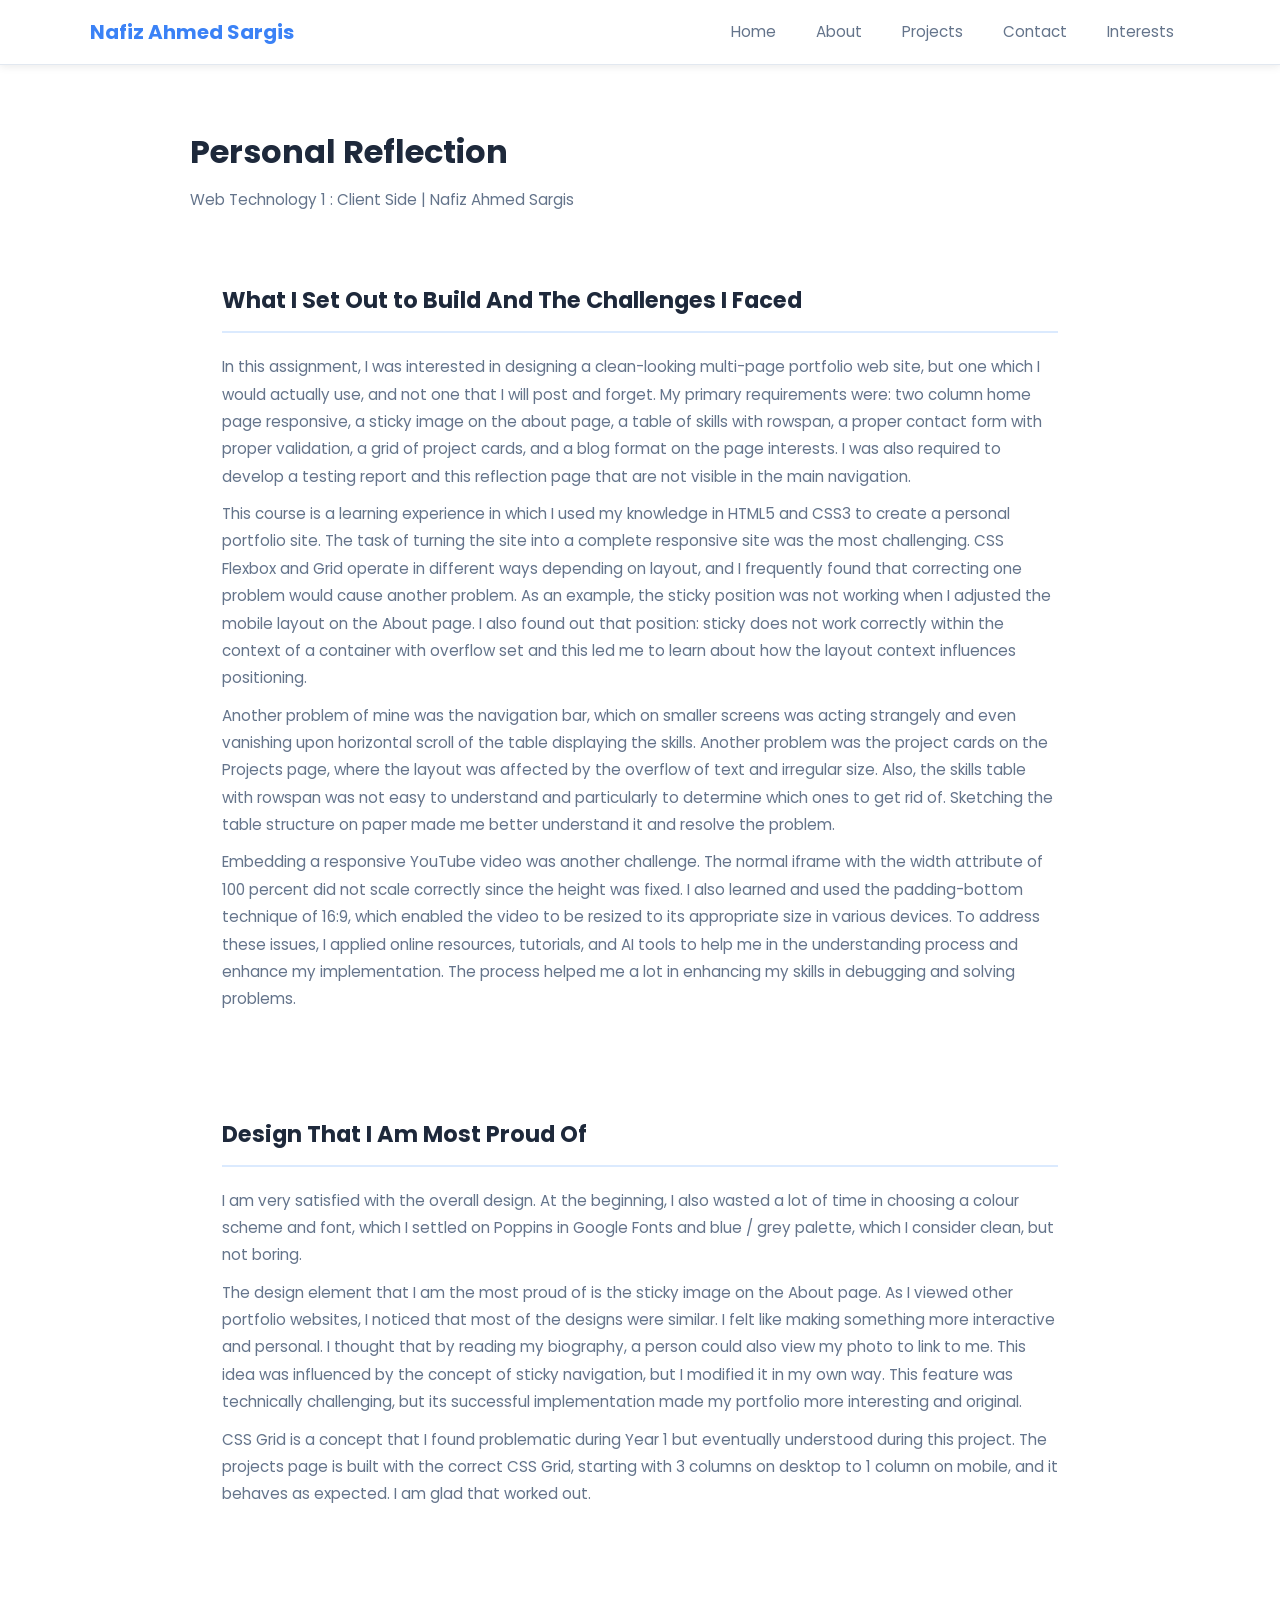
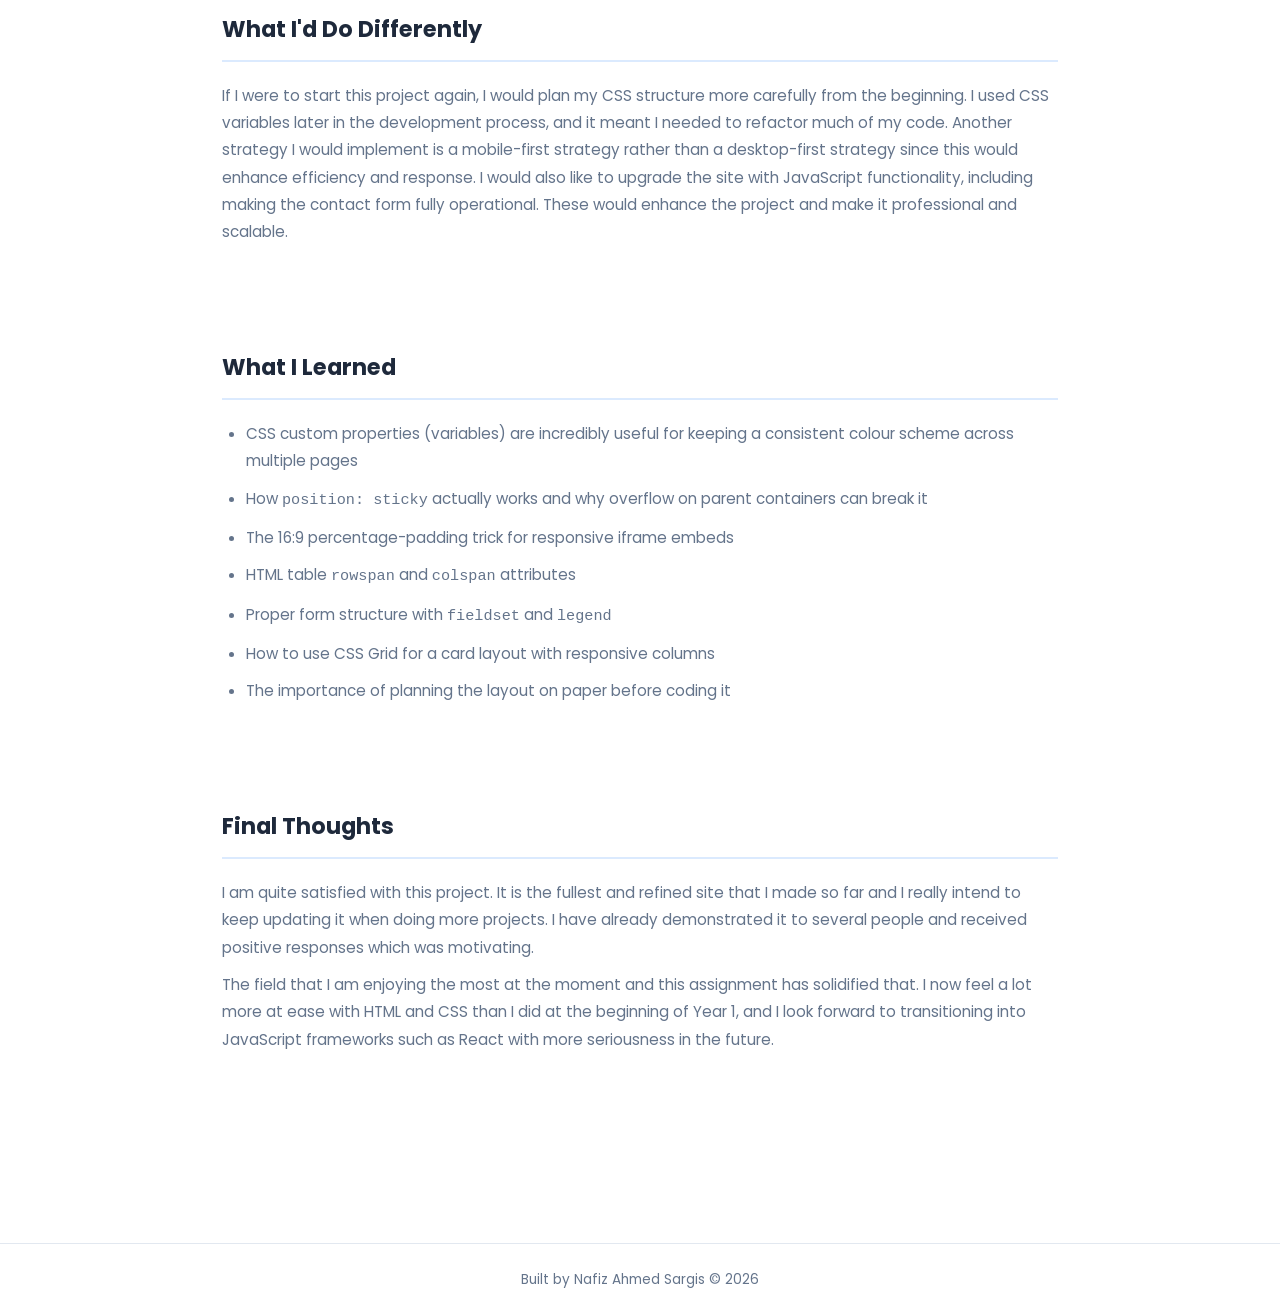
<file: reflection.html>
<!doctype html>
<html lang="en">
  <head>
    <meta charset="UTF-8" />
    <meta name="viewport" content="width=device-width, initial-scale=1.0" />
    <title>Reflection - Nafiz Ahmed Sargis</title>
    <link
      href="https://fonts.googleapis.com/css2?family=Poppins:wght@400;500;600;700&display=swap"
      rel="stylesheet"
    />
    <link rel="stylesheet" href="css/style.css" />
    <!-- Added Favicon - I made this using Favicon.io online generator -->
    <link rel="icon" type="image/png" href="images/favicon.ico" />
  </head>
  <body>
    <!-- This page is NOT in the nav - it's just for the assignment submission
     And used this fixed nav bar to jump over to the projects pages. -->
    <nav class="main-nav">
      <div class="nav-inner">
        <a href="index.html" class="nav-logo">Nafiz Ahmed Sargis</a>
        <ul class="nav-links">
          <li><a href="index.html">Home</a></li>
          <li><a href="about.html">About</a></li>
          <li><a href="projects.html">Projects</a></li>
          <li><a href="contact.html">Contact</a></li>
          <li><a href="interests.html">Interests</a></li>
        </ul>
      </div>
    </nav>

    <div class="container">
      <div class="report-wrapper">
        <h1 class="section-title">Personal Reflection</h1>
        <p class="section-subtitle">
          Web Technology 1 : Client Side | Nafiz Ahmed Sargis
        </p>

        <!-- What I planned, Challenges and Problem Solving -->
        <div class="report-section">
          <h2>What I Set Out to Build And The Challenges I Faced</h2>
          <p>
            In this assignment, I was interested in designing a clean-looking
            multi-page portfolio web site, but one which I would actually use,
            and not one that I will post and forget. My primary requirements
            were: two column home page responsive, a sticky image on the about
            page, a table of skills with rowspan, a proper contact form with
            proper validation, a grid of project cards, and a blog format on the
            page interests. I was also required to develop a testing report and
            this reflection page that are not visible in the main navigation.
          </p>
          <p>
            This course is a learning experience in which I used my knowledge in
            HTML5 and CSS3 to create a personal portfolio site. The task of
            turning the site into a complete responsive site was the most
            challenging. CSS Flexbox and Grid operate in different ways
            depending on layout, and I frequently found that correcting one
            problem would cause another problem. As an example, the sticky
            position was not working when I adjusted the mobile layout on the
            About page. I also found out that position: sticky does not work
            correctly within the context of a container with overflow set and
            this led me to learn about how the layout context influences
            positioning.
          </p>
          <p>
            Another problem of mine was the navigation bar, which on smaller
            screens was acting strangely and even vanishing upon horizontal
            scroll of the table displaying the skills. Another problem was the
            project cards on the Projects page, where the layout was affected by
            the overflow of text and irregular size. Also, the skills table with
            rowspan was not easy to understand and particularly to determine
            which ones to get rid of. Sketching the table structure on paper
            made me better understand it and resolve the problem.
          </p>
          <p>
            Embedding a responsive YouTube video was another challenge. The
            normal iframe with the width attribute of 100 percent did not scale
            correctly since the height was fixed. I also learned and used the
            padding-bottom technique of 16:9, which enabled the video to be
            resized to its appropriate size in various devices. To address these
            issues, I applied online resources, tutorials, and AI tools to help
            me in the understanding process and enhance my implementation. The
            process helped me a lot in enhancing my skills in debugging and
            solving problems.
          </p>
        </div>

        <!-- Design decisions I am most proud of -->
        <div class="report-section">
          <h2>Design That I Am Most Proud Of</h2>
          <p>
            I am very satisfied with the overall design. At the beginning, I
            also wasted a lot of time in choosing a colour scheme and font,
            which I settled on Poppins in Google Fonts and blue / grey palette,
            which I consider clean, but not boring.
          </p>
          <p>
            The design element that I am the most proud of is the sticky image
            on the About page. As I viewed other portfolio websites, I noticed
            that most of the designs were similar. I felt like making something
            more interactive and personal. I thought that by reading my
            biography, a person could also view my photo to link to me. This
            idea was influenced by the concept of sticky navigation, but I
            modified it in my own way. This feature was technically challenging,
            but its successful implementation made my portfolio more interesting
            and original.
          </p>
          <p>
            CSS Grid is a concept that I found problematic during Year 1 but
            eventually understood during this project. The projects page is
            built with the correct CSS Grid, starting with 3 columns on desktop
            to 1 column on mobile, and it behaves as expected. I am glad that
            worked out.
          </p>
        </div>

        <!-- What I'd do differently -->
        <div class="report-section">
          <h2>What I'd Do Differently</h2>
          <p>
            If I were to start this project again, I would plan my CSS structure
            more carefully from the beginning. I used CSS variables later in the
            development process, and it meant I needed to refactor much of my
            code. Another strategy I would implement is a mobile-first strategy
            rather than a desktop-first strategy since this would enhance
            efficiency and response. I would also like to upgrade the site with
            JavaScript functionality, including making the contact form fully
            operational. These would enhance the project and make it
            professional and scalable.
          </p>
        </div>

        <!-- What I learned -->
        <div class="report-section">
          <h2>What I Learned</h2>
          <ul>
            <li>
              CSS custom properties (variables) are incredibly useful for
              keeping a consistent colour scheme across multiple pages
            </li>
            <li>
              How <code>position: sticky</code> actually works and why overflow
              on parent containers can break it
            </li>
            <li>
              The 16:9 percentage-padding trick for responsive iframe embeds
            </li>
            <li>
              HTML table <code>rowspan</code> and
              <code>colspan</code> attributes
            </li>
            <li>
              Proper form structure with <code>fieldset</code> and
              <code>legend</code>
            </li>
            <li>
              How to use CSS Grid for a card layout with responsive columns
            </li>
            <li>
              The importance of planning the layout on paper before coding it
            </li>
          </ul>
        </div>

        <!-- Final thoughts -->
        <div class="report-section">
          <h2>Final Thoughts</h2>
          <p>
            I am quite satisfied with this project. It is the fullest and
            refined site that I made so far and I really intend to keep updating
            it when doing more projects. I have already demonstrated it to
            several people and received positive responses which was motivating.
          </p>
          <p>
            The field that I am enjoying the most at the moment and this
            assignment has solidified that. I now feel a lot more at ease with
            HTML and CSS than I did at the beginning of Year 1, and I look
            forward to transitioning into JavaScript frameworks such as React
            with more seriousness in the future.
          </p>
        </div>
      </div>
    </div>

    <footer>
      <p>Built by Nafiz Ahmed Sargis &copy; 2026</p>
    </footer>
  </body>
</html>
</file>
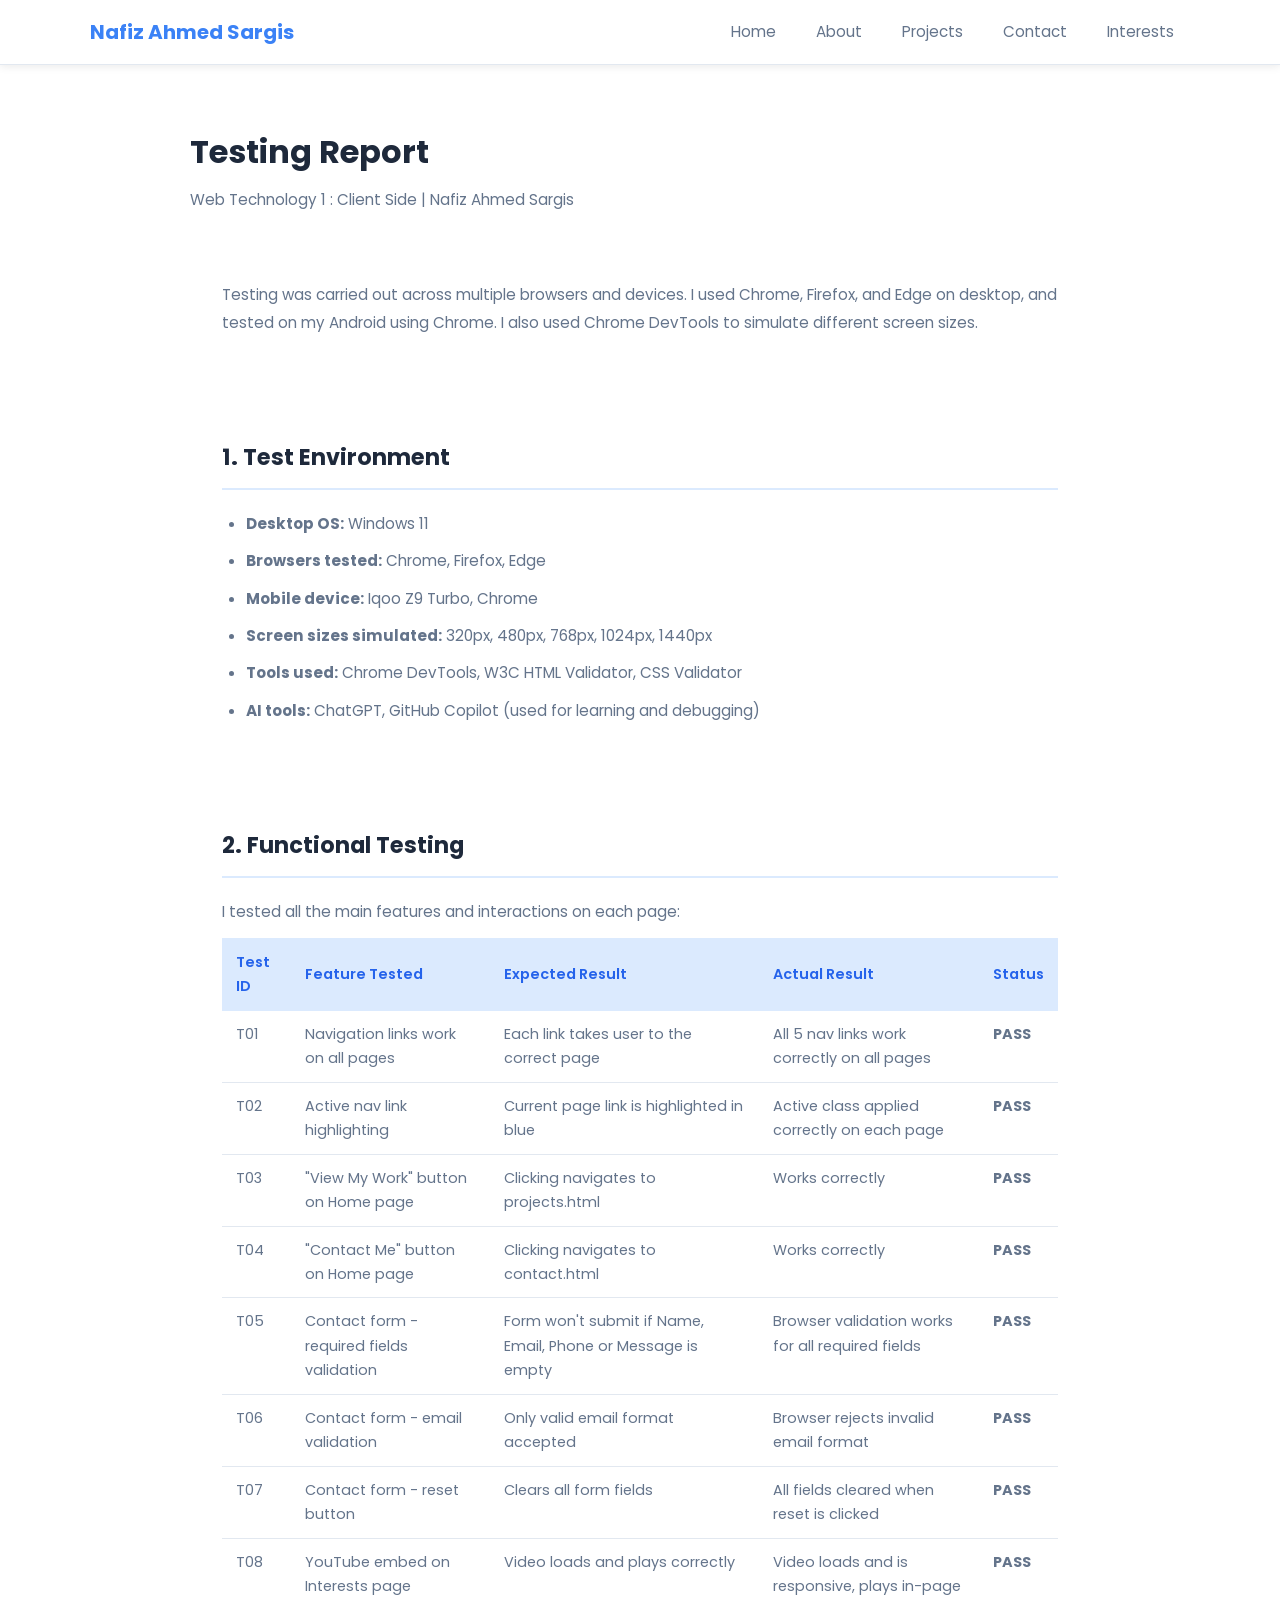
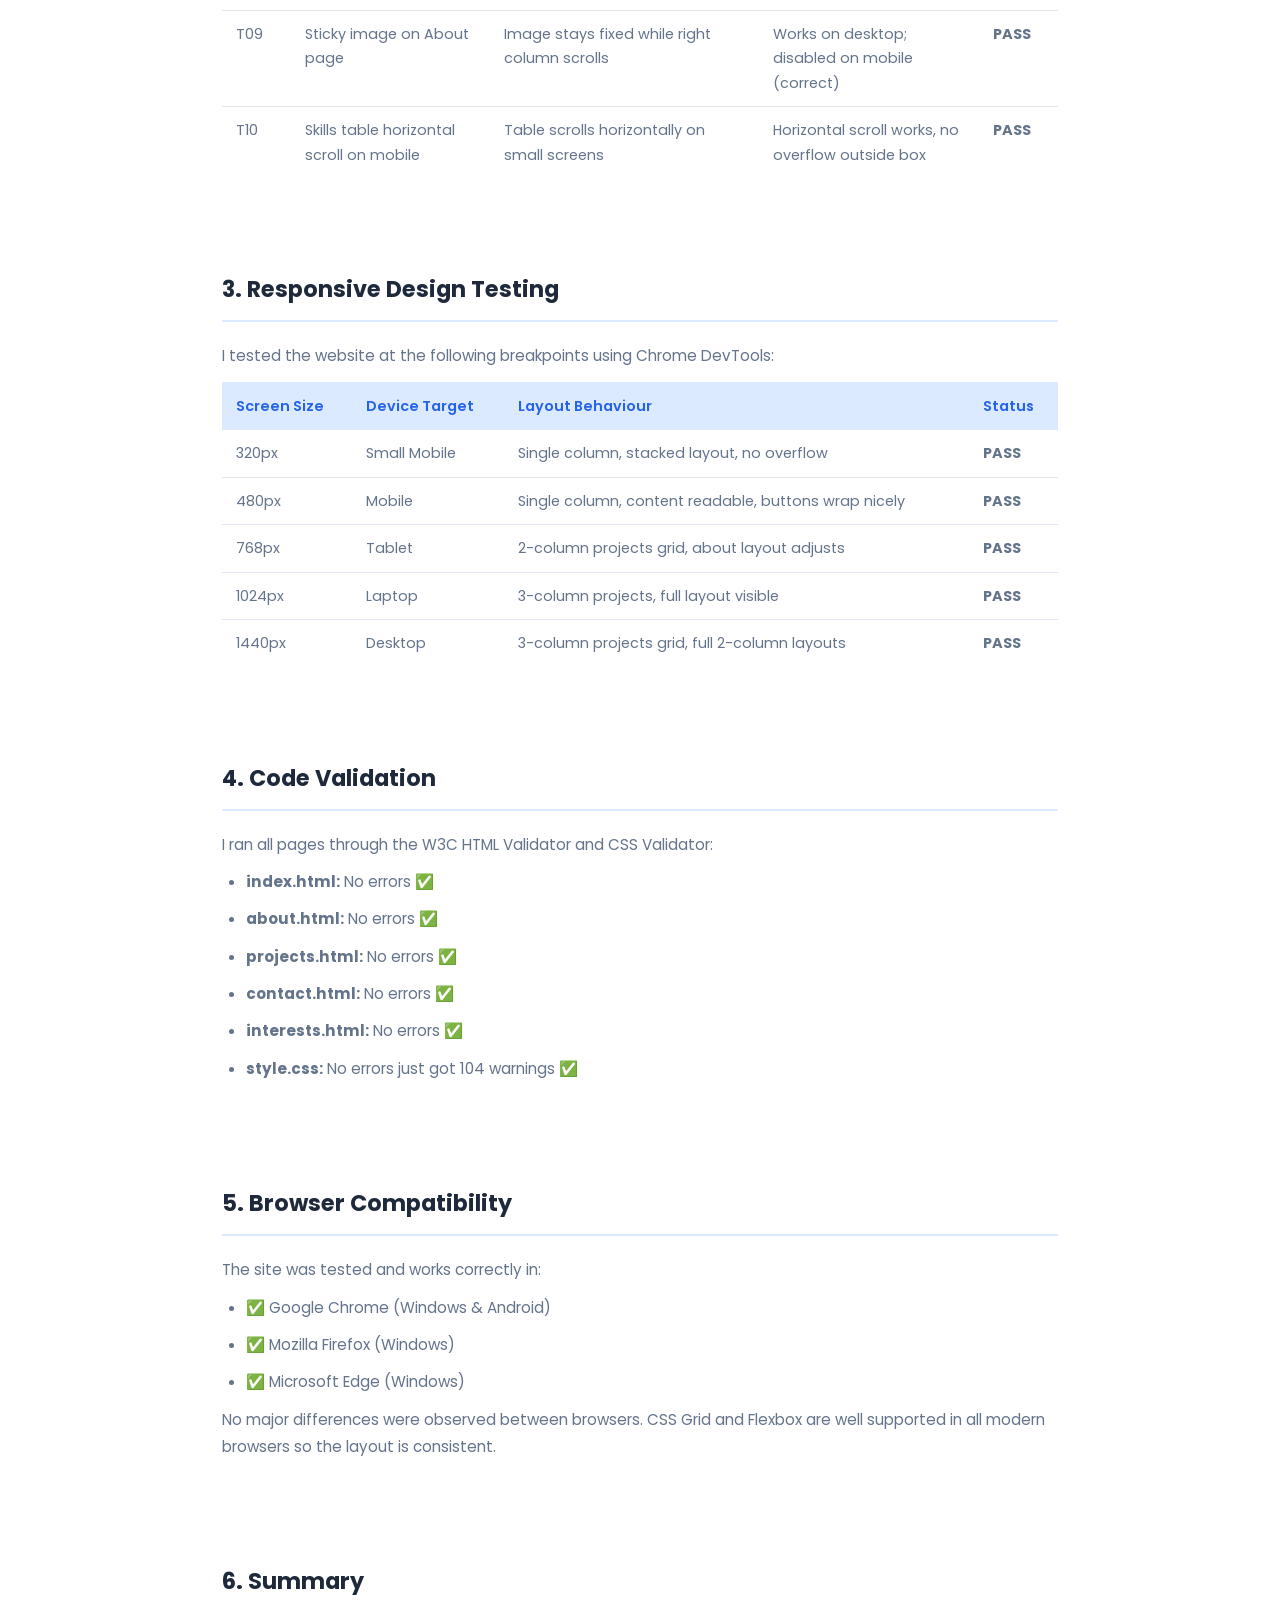
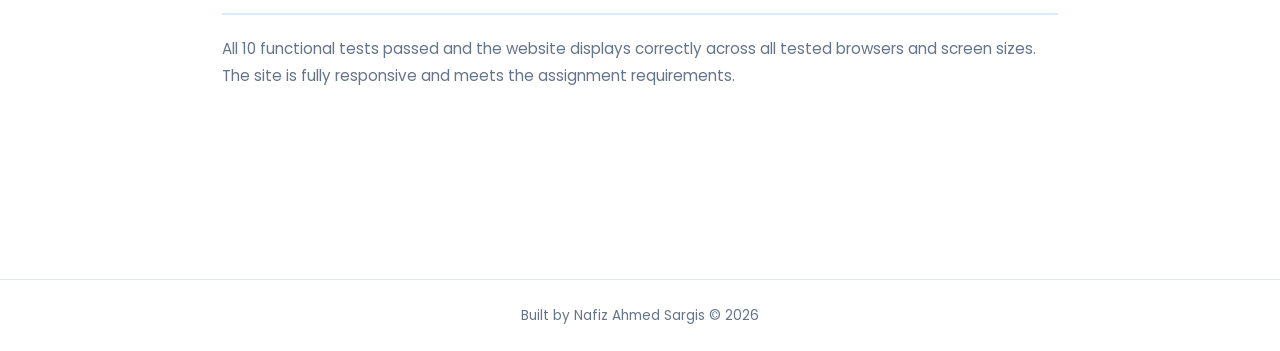
<file: testing-report.html>
<!doctype html>
<html lang="en">
  <head>
    <meta charset="UTF-8" />
    <meta name="viewport" content="width=device-width, initial-scale=1.0" />
    <title>Testing Report - Nafiz Ahmed Sargis</title>

    <link
      href="https://fonts.googleapis.com/css2?family=Poppins:wght@400;500;600;700&display=swap"
      rel="stylesheet"
    />
    <link rel="stylesheet" href="css/style.css" />

    <!-- Added Favicon - I made this using Favicon.io online generator -->
    <link rel="icon" type="image/png" href="images/favicon.ico" />
  </head>
  <body>
    <!-- This page is NOT in the nav - it's just for the assignment submission. 
     Used the fixed nav to jump directly on home page.-->
    <nav class="main-nav">
      <div class="nav-inner">
        <a href="index.html" class="nav-logo">Nafiz Ahmed Sargis</a>
        <ul class="nav-links">
          <li><a href="index.html">Home</a></li>
          <li><a href="about.html">About</a></li>
          <li><a href="projects.html">Projects</a></li>
          <li><a href="contact.html">Contact</a></li>
          <li><a href="interests.html">Interests</a></li>
        </ul>
      </div>
    </nav>

    <div class="container">
      <div class="report-wrapper">
        <h1 class="section-title">Testing Report</h1>
        <p class="section-subtitle">
          Web Technology 1 : Client Side | Nafiz Ahmed Sargis
        </p>

        <!-- Test plan section -->
        <div class="report-section">
          <p>
            Testing was carried out across multiple browsers and devices. I used
            Chrome, Firefox, and Edge on desktop, and tested on my Android using
            Chrome. I also used Chrome DevTools to simulate different screen
            sizes.
          </p>
        </div>

        <!-- Test Environment -->
        <div class="report-section">
          <h2>1. Test Environment</h2>
          <ul>
            <li><strong>Desktop OS:</strong> Windows 11</li>
            <li><strong>Browsers tested:</strong> Chrome, Firefox, Edge</li>
            <li><strong>Mobile device:</strong> Iqoo Z9 Turbo, Chrome</li>
            <li>
              <strong>Screen sizes simulated:</strong> 320px, 480px, 768px,
              1024px, 1440px
            </li>
            <li>
              <strong>Tools used:</strong> Chrome DevTools, W3C HTML Validator,
              CSS Validator
            </li>
            <li>
              <strong>AI tools:</strong> ChatGPT, GitHub Copilot (used for
              learning and debugging)
            </li>
          </ul>
        </div>

        <!-- Functional testing table -->
        <div class="report-section">
          <h2>2. Functional Testing</h2>
          <p>I tested all the main features and interactions on each page:</p>

          <table class="test-table">
            <thead>
              <tr>
                <th>Test ID</th>
                <th>Feature Tested</th>
                <th>Expected Result</th>
                <th>Actual Result</th>
                <th>Status</th>
              </tr>
            </thead>
            <tbody>
              <tr>
                <td>T01</td>
                <td>Navigation links work on all pages</td>
                <td>Each link takes user to the correct page</td>
                <td>All 5 nav links work correctly on all pages</td>
                <td class="status-pass">PASS</td>
              </tr>
              <tr>
                <td>T02</td>
                <td>Active nav link highlighting</td>
                <td>Current page link is highlighted in blue</td>
                <td>Active class applied correctly on each page</td>
                <td class="status-pass">PASS</td>
              </tr>
              <tr>
                <td>T03</td>
                <td>"View My Work" button on Home page</td>
                <td>Clicking navigates to projects.html</td>
                <td>Works correctly</td>
                <td class="status-pass">PASS</td>
              </tr>
              <tr>
                <td>T04</td>
                <td>"Contact Me" button on Home page</td>
                <td>Clicking navigates to contact.html</td>
                <td>Works correctly</td>
                <td class="status-pass">PASS</td>
              </tr>
              <tr>
                <td>T05</td>
                <td>Contact form - required fields validation</td>
                <td>
                  Form won't submit if Name, Email, Phone or Message is empty
                </td>
                <td>Browser validation works for all required fields</td>
                <td class="status-pass">PASS</td>
              </tr>
              <tr>
                <td>T06</td>
                <td>Contact form - email validation</td>
                <td>Only valid email format accepted</td>
                <td>Browser rejects invalid email format</td>
                <td class="status-pass">PASS</td>
              </tr>
              <tr>
                <td>T07</td>
                <td>Contact form - reset button</td>
                <td>Clears all form fields</td>
                <td>All fields cleared when reset is clicked</td>
                <td class="status-pass">PASS</td>
              </tr>
              <tr>
                <td>T08</td>
                <td>YouTube embed on Interests page</td>
                <td>Video loads and plays correctly</td>
                <td>Video loads and is responsive, plays in-page</td>
                <td class="status-pass">PASS</td>
              </tr>
              <tr>
                <td>T09</td>
                <td>Sticky image on About page</td>
                <td>Image stays fixed while right column scrolls</td>
                <td>Works on desktop; disabled on mobile (correct)</td>
                <td class="status-pass">PASS</td>
              </tr>
              <tr>
                <td>T10</td>
                <td>Skills table horizontal scroll on mobile</td>
                <td>Table scrolls horizontally on small screens</td>
                <td>Horizontal scroll works, no overflow outside box</td>
                <td class="status-pass">PASS</td>
              </tr>
            </tbody>
          </table>
        </div>

        <!-- Responsive design testing -->
        <div class="report-section">
          <h2>3. Responsive Design Testing</h2>
          <p>
            I tested the website at the following breakpoints using Chrome
            DevTools:
          </p>

          <table class="test-table">
            <thead>
              <tr>
                <th>Screen Size</th>
                <th>Device Target</th>
                <th>Layout Behaviour</th>
                <th>Status</th>
              </tr>
            </thead>
            <tbody>
              <tr>
                <td>320px</td>
                <td>Small Mobile</td>
                <td>Single column, stacked layout, no overflow</td>
                <td class="status-pass">PASS</td>
              </tr>
              <tr>
                <td>480px</td>
                <td>Mobile</td>
                <td>Single column, content readable, buttons wrap nicely</td>
                <td class="status-pass">PASS</td>
              </tr>
              <tr>
                <td>768px</td>
                <td>Tablet</td>
                <td>2-column projects grid, about layout adjusts</td>
                <td class="status-pass">PASS</td>
              </tr>
              <tr>
                <td>1024px</td>
                <td>Laptop</td>
                <td>3-column projects, full layout visible</td>
                <td class="status-pass">PASS</td>
              </tr>
              <tr>
                <td>1440px</td>
                <td>Desktop</td>
                <td>3-column projects grid, full 2-column layouts</td>
                <td class="status-pass">PASS</td>
              </tr>
            </tbody>
          </table>
        </div>

        <!-- Validation testing -->
        <div class="report-section">
          <h2>4. Code Validation</h2>
          <p>
            I ran all pages through the W3C HTML Validator and CSS Validator:
          </p>
          <ul>
            <li><strong>index.html:</strong> No errors ✅</li>
            <li><strong>about.html:</strong> No errors ✅</li>
            <li><strong>projects.html:</strong> No errors ✅</li>
            <li><strong>contact.html:</strong> No errors ✅</li>
            <li><strong>interests.html:</strong> No errors ✅</li>
            <li>
              <strong>style.css:</strong> No errors just got 104 warnings ✅
            </li>
          </ul>
        </div>

        <!-- Browser compatibility -->
        <div class="report-section">
          <h2>5. Browser Compatibility</h2>
          <p>The site was tested and works correctly in:</p>
          <ul>
            <li>✅ Google Chrome (Windows &amp; Android)</li>
            <li>✅ Mozilla Firefox (Windows)</li>
            <li>✅ Microsoft Edge (Windows)</li>
          </ul>
          <p>
            No major differences were observed between browsers. CSS Grid and
            Flexbox are well supported in all modern browsers so the layout is
            consistent.
          </p>
        </div>

        <!-- Summary -->
        <div class="report-section">
          <h2>6. Summary</h2>
          <p>
            All 10 functional tests passed and the website displays correctly
            across all tested browsers and screen sizes. The site is fully
            responsive and meets the assignment requirements.
          </p>
        </div>
      </div>
    </div>

    <footer>
      <p>Built by Nafiz Ahmed Sargis &copy; 2026</p>
    </footer>
  </body>
</html>
</file>
<file: css/style.css>
/* ===================================
   Main Stylesheet - My Portfolio
   Nafiz Ahmed Sargis - Information Technology Student
   ================================== */

/* so i picked this blue color because it looks professional and tech-y, which is good for a student portfolio. then i added darker and lighter versions for hover states and backgrounds. storing these as variables mean if i want to change themes later i just edit these lines */
/* I used CSS variables so I don’t repeat colors everywhere */
:root {
  --primary: #3b82f6;
  --primary-dark: #2563eb;
  --primary-light: #dbeafe;
  --text-main: #1e293b;
  --text-muted: #64748b;
  --bg-white: #ffffff;
  --border: #e2e8f0;
  --shadow: rgba(0, 0, 0, 0.08);
  --radius: 10px;
}

/* i had to reset all the default spacing that browsers add because it was messing up
   my layout. without this, every element has its own margins and it gets messy.
   box-sizing: border-box took me forever to understand but basically without it,
   if i say width: 100% and add padding, it goes over 100% and messes everything up!
   with border-box, padding is included in the width so things actually fit properly */
* {
  margin: 0;
  padding: 0;
  box-sizing: border-box;
}

/* AI-assisted: used AI to debug horizontal overflow issue caused by wide table,
   applied overflow-x: hidden to prevent navbar breaking on mobile layout */

body {
  font-family: "Poppins", Arial, Helvetica, sans-serif;
  color: var(--text-main);
  line-height: 1.7;
  /* Prevent any element from causing horizontal scroll */
  overflow-x: hidden;
}

/* ===========================================
   NAVIGATION - same on all pages
   ================================== */
.main-nav {
  background-color: var(--bg-white);
  border-bottom: 1px solid var(--border);
  padding: 0 40px;
  /* i tried using position: fixed first because i wanted the navbar to always stay at the
     top, but then when scrolling down it would cover the content which is annoying.
     sticky is better because it stays at top but moves with the page when you reach
     the bottom of the section. z-index: 100 makes sure it doesn't go behind other stuff */
  position: sticky;
  top: 0;
  z-index: 100;
  box-shadow: 0 2px 8px var(--shadow);
}

.nav-inner {
  max-width: 1100px;
  margin: 0 auto;
  display: flex;
  align-items: center;
  justify-content: space-between;
  height: 64px;
}

.nav-logo {
  font-size: 1.25rem;
  font-weight: 700;
  color: var(--primary);
  text-decoration: none;
}

.nav-links {
  display: flex;
  list-style: none;
  /* gap is SO much better than doing margin on each link. before i had to do margin-right
     or margin-left and it was annoying. gap just spreads them evenly and it's cleaner */
  gap: 8px;
}

/* when you hover over a link i want it to change color AND background at the same time,
   and without transition it would just snap which looks terrible. the 0.3s makes it smooth
   and natural. border-radius rounds the corners so the background color looks nice */
.nav-links a {
  text-decoration: none;
  color: var(--text-muted);
  padding: 8px 16px;
  border-radius: 8px;
  font-size: 0.95rem;
  transition: all 0.3s ease;
}

.nav-links a:hover,
.nav-links a.active {
  color: var(--primary);
  background-color: var(--primary-light);
}

/* =================================================
   GENERAL PAGE CONTAINER
   ================================== */
.container {
  max-width: 1100px;
  margin: 0 auto;
  padding: 60px 40px;
  /* centers content and gives space around */
}

/* ==========================================================
   BUTTONS - consistent across site
   ================================== */
.btn {
  display: inline-block;
  padding: 12px 28px;
  border-radius: var(--radius);
  font-size: 0.95rem;
  font-weight: 600;
  cursor: pointer;
  text-decoration: none;
  border: none;
  transition: all 0.3s ease;
  font-family: inherit;
}

/* Primary filled button */
.btn-primary {
  background-color: var(--primary);
  color: white;
}

.btn-primary:hover {
  background-color: var(--primary-dark);
  transform: translateY(-2px);
}

/* Outlined button */
.btn-outline {
  background-color: transparent;
  color: var(--primary);
  border: 2px solid var(--primary);
}

.btn-outline:hover {
  background-color: var(--primary);
  color: white;
  transform: translateY(-2px);
}

/* ===========================================
   HOME PAGE
   ============= */
.home-wrapper {
  display: flex;
  align-items: center;
  gap: 48px;
  /* calc(100vh - 64px) means: take the full height of the window and subtract the
     navbar which is 64px. so the hero section fills the whole screen minus navbar which
     looks really cool and professional on first load */
  min-height: calc(100vh - 64px);
  /* overflow hidden stops weird scrollbars from showing up when the about page
     table gets too wide. i found this out by accident when testing on mobile! */
  overflow: hidden;
}

.home-left {
  flex: 1;
  /* min-width: 0 is this weird css trick that took me SO LONG to figure out.
     basically flexbox containers don't let their content shrink smaller than
     the content size, so long text breaks the layout. setting min-width: 0
     tells it "hey you can actually shrink!" saved my life when making responsive */
  min-width: 0;
}

/* Main heading style */
.home-left h1 {
  font-size: 3rem;
  font-weight: 700;
  line-height: 1.2;
  margin-bottom: 12px;
  color: var(--text-main);
}

.home-left h1 span {
  color: var(--primary);
}

.tagline {
  font-size: 1.1rem;
  color: var(--text-muted);
  margin-bottom: 20px;
  font-weight: 500;
}

.intro-text {
  font-size: 1rem;
  color: var(--text-muted);
  max-width: 480px;
  margin-bottom: 36px;
  line-height: 1.8;
}

/* i need buttons to sit next to each other on big screens but when the screen gets
   smaller i want them to wrap to the next line. flex-wrap does this automatically!
   way easier than media queries for this simple layout */
.button-group {
  display: flex;
  gap: 16px;
  flex-wrap: wrap;
}

/* Right column - profile photo */
.home-right {
  flex: 1;
  /* min-width 0 makes flex items to shrink properly */
  min-width: 0;
  display: flex;
  justify-content: center;
}

.profile-img {
  /* i used max-width instead of fixed width so the image scales with screen size
     but never gets too huge. aspect-ratio keeps it at the right proportion without
     needing height calculation stuff */
  width: 100%;
  max-width: 380px;
  height: auto;
  aspect-ratio: 9 / 10;
  object-fit: cover;
  border-radius: 20px;
  box-shadow: 0 20px 40px rgba(59, 130, 246, 0.15);
  background-color: var(--primary-light);
}

/* ===================================
   ABOUT PAGE
   ============= */

/* i wanted the about page to look fancy, so the photo sticks to the side while you
   read the bio, then when you scroll past it disappears and the skills table takes up
   the full width. this makes the page feel more interactive and modern */
.about-container {
  display: flex;
  gap: 60px;
  align-items: flex-start;
  margin-bottom: 60px;
}

/* AI-assisted: I used Copilot to understand how position: sticky works,
   then implemented and adjusted the layout manually to ensure it behaves
   correctly within the container */

/* position: sticky makes the image stay visible while you scroll through the bio text.
   top: 100px gives it some space from the navbar (which is 64px tall so 100px is safe).
   flex-shrink: 0 stops the image from getting squeezed by flexbox. cool feature! 
   To do this sticky feature I took help from Copilot*/
.about-left {
  width: 300px;
  flex-shrink: 0;
  position: sticky;
  top: 100px;
}

.about-img {
  width: 100%;
  border-radius: var(--radius);
  box-shadow: 0 8px 24px var(--shadow);
  background-color: var(--primary-light);
}

/* Right column: bio text only */
.about-right {
  flex: 1;
  /* min-width 0 prevents text overflowing the flex container */
  min-width: 0;
}

.about-right h2 {
  font-size: 1.8rem;
  margin-bottom: 20px;
  color: var(--text-main);
}

.bio-text p {
  margin-bottom: 16px;
  color: var(--text-muted);
  font-size: 0.98rem;
}

/* Timeline section appears below the two-column bio and uses full width. */
#timeline {
  margin-bottom: 48px;
}

/* Timeline heading style for section hierarchy. */
#timeline h2 {
  font-size: 1.5rem;
  margin-bottom: 24px;
  color: var(--text-main);
}
/* AI-assisted: got the idea of using a left border accent for milestone cards
   from AI suggestions and then customised spacing, colors, and layout manually of my choice */

/* Milestone card with left accent and year + text layout. */
.milestone {
  display: flex;
  gap: 20px;
  align-items: flex-start;
  margin-bottom: 20px;
  padding: 16px 20px;
  /* with the help of Copilot I created a design
   of left border for the card. */
  border-left: 4px solid var(--primary);
  border-radius: var(--radius);
  box-shadow: 0 2px 8px var(--shadow);
}

/* Fixed-width year keeps milestone text aligned across rows. */
.milestone-year {
  font-weight: 700;
  color: var(--primary);
  font-size: 0.9rem;
  min-width: 50px;
  padding-top: 2px;
}

/* Milestone description text style. */
.milestone-text {
  color: var(--text-muted);
  font-size: 0.95rem;
}

/* skills are shown in a table - it organizes them nicely with categories */
#skills-table-wrapper {
  margin-top: 48px;
  overflow-x: auto; /* Mobile: make table scroll horizontally */
}

#skills-table-wrapper h2 {
  font-size: 1.5rem;
  margin-bottom: 20px;
  color: var(--text-main);
}

#skills-table {
  width: 100%;
  border-collapse: collapse;
  /* removes gaps between table cells */
  background-color: var(--bg-white);
  border-radius: var(--radius);
  overflow: hidden;
  box-shadow: 0 2px 8px var(--shadow);
  font-size: 0.9rem;
}

#skills-table th {
  background-color: var(--primary);
  color: white;
  padding: 14px 16px;
  text-align: left;
  font-weight: 600;
}

#skills-table td {
  padding: 12px 16px;
  border-bottom: 1px solid var(--border);
  color: var(--text-muted);
  font-weight: 400;
  vertical-align: middle;
}

#skills-table tr:last-child td {
  border-bottom: none;
}

/* AI-assisted: used AI to understand how rowspan affects table structure,
   then applied advanced CSS selectors to correctly style only category cells */

/* okay so this took me FOREVER to fix. my table has rowspan because some categories
   have multiple skills but i wanted those category names bold and NOT the skill names.
   the problem was td:first-child picks the first cell of every row, which was
   sometimes a skill not a category! so i use td[rowspan] for category cells with rowspan,
   and td:first-child:nth-last-child(4) for single categories (because there's always 4 cols).
   CSS selectors can be weird when HTML structures get complex! Finally solved using Copilot */
#skills-table td[rowspan],
#skills-table tbody tr > td:first-child:nth-last-child(4) {
  font-weight: 600;
  color: var(--text-main);
}

.skill-level {
  display: inline-block;
  padding: 3px 10px;
  border-radius: 20px;
  font-size: 0.8rem;
  font-weight: 600;
}

.level-beginner {
  background-color: #fef3c7;
  color: #92400e;
}

.level-intermediate {
  background-color: #dbeafe;
  color: #1e40af;
}

.level-advanced {
  background-color: #d1fae5;
  color: #065f46;
}

/* ===================================
   PROJECTS PAGE
   ================== */
.page-header {
  text-align: center;
  margin-bottom: 48px;
}

.page-header h1 {
  font-size: 2.2rem;
  color: var(--text-main);
  margin-bottom: 10px;
}

.page-header p {
  color: var(--text-muted);
  font-size: 1rem;
}

/* AI-assisted: learned how to use CSS Grid for equal-width responsive columns
   using AI explanation, then implemented and adjusted layout and spacing manually */

/* grid vs flexbox... i tried flexbox first but i wanted all cards to be the same size
   in 3 columns. grid is perfect for this because it forces equal column widths.
   flexbox would need wrapper hacks to make this work. repeat(3, 1fr) means
   3 equal columns that share the space fairly */
.projects-grid {
  display: grid;
  grid-template-columns: repeat(3, 1fr);
  gap: 28px;
}

/* Each project card */
.project-card {
  background-color: var(--bg-white);
  border-radius: var(--radius);
  box-shadow: 0 4px 12px var(--shadow);
  overflow: hidden;
  border: 1px solid var(--border);
  transition: all 0.3s ease;
}

.project-card:hover {
  /* when you hover it lifts up a little (translateY -5px = move up 5 pixels) and
     the shadow gets bigger which makes it look like it's floating. the border color
     also changes to light blue. the cool part is it all happens smooth because
     of the transition property, nothing just snaps */
  transform: translateY(-5px);
  box-shadow: 0 12px 28px rgba(59, 130, 246, 0.15);
  border-color: var(--primary-light);
}

.project-img {
  width: 100%;
  height: 180px;
  object-fit: fill;
  display: block;
  background-color: var(--primary-light);
}

.card-body {
  padding: 20px;
}

.card-body h3 {
  font-size: 1.1rem;
  margin-bottom: 8px;
  color: var(--text-main);
}

.card-body p {
  font-size: 0.9rem;
  color: var(--text-muted);
  margin-bottom: 12px;
}

.project-role {
  font-size: 0.82rem;
  color: var(--primary);
  font-weight: 600;
  margin-bottom: 12px;
  display: block;
}

/* Tech tag badges */
.tech-tags {
  display: flex;
  flex-wrap: wrap;
  gap: 6px;
  margin-bottom: 12px;
}

.tech-tags span {
  background-color: var(--primary-light);
  color: var(--primary-dark);
  padding: 3px 10px;
  border-radius: 20px;
  font-size: 0.78rem;
  font-weight: 600;
}

.lessons-learned {
  font-size: 0.82rem;
  color: var(--text-muted);
  font-style: italic;
  border-top: 1px solid var(--border);
  padding-top: 12px;
  margin-top: 8px;
}

/* ===================================
   CONTACT PAGE
   ============== */
.contact-wrapper {
  /* form on the left and contact info on the right. flexbox just puts them beside
     each other and on mobile media query changes it to flex-direction: column */
  display: flex;
  gap: 48px;
  align-items: flex-start;
}

/* Contact form section */
.contact-form-section {
  flex: 2;
}

.contact-form-section h2 {
  font-size: 1.8rem;
  margin-bottom: 8px;
}

.contact-form-section > p {
  color: var(--text-muted);
  margin-bottom: 28px;
}

/* The actual form */
#contact-form {
  background-color: var(--bg-white);
  padding: 32px;
  border-radius: var(--radius);
  box-shadow: 0 4px 12px var(--shadow);
}

#contact-form fieldset {
  border: none;
  margin-bottom: 24px;
}

#contact-form legend {
  font-size: 0.85rem;
  font-weight: 700;
  color: var(--primary);
  text-transform: uppercase;
  letter-spacing: 0.05em;
  margin-bottom: 16px;
}

.form-group {
  margin-bottom: 18px;
}

.form-group label {
  display: block;
  font-size: 0.9rem;
  font-weight: 600;
  color: var(--text-main);
  margin-bottom: 6px;
}

.form-group input,
.form-group select,
.form-group textarea {
  /* width: 100% makes inputs stretch to fill the box. 2px border is thick enough
     to see. font-family: inherit stops inputs from going monospace which looks ugly.
     transition makes the border color change smoothly when you focus */
  width: 100%;
  padding: 10px 14px;
  border: 2px solid var(--border);
  border-radius: 8px;
  font-size: 0.95rem;
  font-family: inherit;
  color: var(--text-main);
  background-color: var(--bg-white);
  transition: border-color 0.3s ease;
}
/* when you click on an input field, the border turns blue so you know which field
   you're in. outline: none removes the default browser outline because it looks ugly.
   instead i just change the border color to blue which looks cleaner */
.form-group input:focus,
.form-group select:focus,
.form-group textarea:focus {
  outline: none;
  border-color: var(--primary);
  background-color: white;
}

.form-group textarea {
  height: 130px;
  resize: vertical;
}

/* Radio buttons group */
.radio-group {
  display: flex;
  gap: 20px;
  flex-wrap: wrap;
}

.radio-group label {
  display: flex;
  align-items: center;
  gap: 8px;
  font-weight: 400;
  cursor: pointer;
}

.radio-group input[type="radio"] {
  width: auto;
  accent-color: var(--primary);
}

/* Checkbox */
.checkbox {
  display: flex;
  align-items: center;
  gap: 10px;
  cursor: pointer;
}

.checkbox input[type="checkbox"] {
  width: 18px;
  height: 18px;
  accent-color: var(--primary);
  flex-shrink: 0;
}

.checkbox span {
  font-size: 0.88rem;
  color: var(--text-muted);
}

/* Form button row */
.form-buttons {
  display: flex;
  gap: 12px;
  margin-top: 24px;
}

/* Reset button style */
.btn-reset {
  background-color: transparent;
  color: var(--text-muted);
  border: 2px solid var(--border);
  padding: 12px 28px;
  border-radius: var(--radius);
  font-family: inherit;
  font-size: 0.95rem;
  font-weight: 600;
  cursor: pointer;
  transition: all 0.3s ease;
}

.btn-reset:hover {
  border-color: var(--text-muted);
  color: var(--text-main);
}

/* Contact info sidebar */
.contact-info {
  flex: 1;
  min-width: 220px;
}

.contact-info h3 {
  font-size: 1.2rem;
  margin-bottom: 20px;
  color: var(--text-main);
}

.info-box {
  background-color: var(--bg-white);
  border-radius: var(--radius);
  padding: 24px;
  box-shadow: 0 4px 12px var(--shadow);
  margin-bottom: 20px;
}

.info-item {
  display: flex;
  align-items: center;
  gap: 12px;
  margin-bottom: 16px;
  font-size: 0.9rem;
  color: var(--text-muted);
}

.info-item:last-child {
  margin-bottom: 0;
}

.info-icon {
  width: 36px;
  height: 36px;
  background-color: var(--primary-light);
  border-radius: 8px;
  display: flex;
  align-items: center;
  justify-content: center;
  flex-shrink: 0;
  color: var(--primary);
  font-size: 1rem;
}

/* ===================================
   INTERESTS / BLOG PAGE
   ======================= */
.interests-wrapper {
  max-width: 800px;
  margin: 0 auto;
}

/* Each blog post entry */
.blog-post {
  background-color: var(--bg-white);
  border-radius: var(--radius);
  box-shadow: 0 4px 12px var(--shadow);
  overflow: hidden;
  margin-bottom: 36px;
  border: 1px solid var(--border);
  transition: box-shadow 0.3s ease;
}

/* Used here a soft glowing hover effect 
so that it looks cool */
.blog-post:hover {
  box-shadow: 0 8px 24px rgba(59, 130, 246, 0.12);
}

.post-img {
  width: 100%;
  height: 200px;
  object-fit: cover;
  display: block;
  background-color: var(--primary-light);
}

.post-content {
  padding: 24px;
}

.post-content h3 {
  font-size: 1.2rem;
  margin-bottom: 6px;
  color: var(--text-main);
}

.post-date {
  font-size: 0.82rem;
  color: var(--text-muted);
  margin-bottom: 14px;
  display: block;
}

.post-content p {
  font-size: 0.92rem;
  color: var(--text-muted);
  line-height: 1.8;
}

/* YouTube embed wrapper which makes it responsive */
.video-wrapper {
  margin: 48px 0;
  text-align: center;
}

.video-wrapper h3 {
  font-size: 1.3rem;
  margin-bottom: 20px;
  color: var(--text-main);
}

/* AI-assisted: learned the 16:9 aspect ratio technique (padding-bottom: 56.25%)
   using AI explanation and applied it to make the embedded YouTube video responsive */
   
/* video embed trick - padding-bottom: 56.25% is the 16:9 aspect ratio expressed as
   a percentage. padding is calculated on width which is why this works! the iframe
   stretches to fill it. learned this after using ai */
.video-responsive {
  position: relative;
  padding-bottom: 56.25%; /* 16:9 ratio */
  height: 0;
  overflow: hidden;
  border-radius: var(--radius);
  box-shadow: 0 8px 24px var(--shadow);
}

.video-responsive iframe {
  position: absolute;
  top: 0;
  left: 0;
  width: 100%;
  height: 100%;
  border: none;
}

/* ======================================================
   TESTING REPORT & REFLECTION PAGES
   ================================== */
.report-wrapper {
  max-width: 900px;
  margin: 0 auto;
}

.report-section {
  background-color: var(--bg-white);
  border-radius: var(--radius);
  padding: 32px;
  margin-bottom: 28px;
}

.report-section h2 {
  font-size: 1.4rem;
  margin-bottom: 20px;
  color: var(--text-main);
  border-bottom: 2px solid var(--primary-light);
  padding-bottom: 12px;
}

.report-section p,
.report-section li {
  font-size: 0.95rem;
  color: var(--text-muted);
  margin-bottom: 10px;
  line-height: 1.8;
}

.report-section ul,
.report-section ol {
  padding-left: 24px;
}

/* Test results table */
.test-table {
  width: 100%;
  border-collapse: collapse;
  font-size: 0.9rem;
  margin-top: 12px;
}

.test-table th {
  background-color: var(--primary-light);
  color: var(--primary-dark);
  padding: 12px 14px;
  text-align: left;
  font-weight: 600;
}

.test-table td {
  padding: 11px 14px;
  border-bottom: 1px solid var(--border);
  color: var(--text-muted);
  vertical-align: top;
}

.test-table tr:last-child td {
  border-bottom: none;
}

.status-pass {
  color: #16a34a;
  font-weight: 700;
}

.status-fail {
  color: #dc2626;
  font-weight: 700;
}

/* Page title inside a section */
.section-title {
  font-size: 2rem;
  color: var(--text-main);
  margin-bottom: 8px;
}

.section-subtitle {
  color: var(--text-muted);
  margin-bottom: 36px;
  font-size: 0.95rem;
}

/* ===================================
   FOOTER
   ========== */
footer {
  background-color: var(--bg-white);
  border-top: 1px solid var(--border);
  text-align: center;
  padding: 24px;
  color: var(--text-muted);
  font-size: 0.85rem;
  margin-top: 60px;
}

/* ==================================================
   RESPONSIVE BREAKPOINTS
   Three tiers: desktop → tablet → mobile
   ============================================*/

/* ===========================================
   LARGE TABLET (768px - 1023px)
   Side-by-side still works but tighter
   =====================================*/
@media (max-width: 1023px) {
  .container {
    padding: 48px 32px;
  }

  /* Projects - 2 columns on tablet */
  .projects-grid {
    grid-template-columns: repeat(2, 1fr);
    gap: 20px;
  }

  /* Slightly smaller heading */
  .home-left h1 {
    font-size: 2.4rem;
  }

  /* About - smaller sticky image at tablet */
  .about-left {
    width: 220px;
  }

  /* Contact sidebar - put it beside form in a row */
  .contact-info {
    display: flex;
    gap: 16px;
    flex-wrap: wrap;
  }

  .info-box {
    flex: 1;
    min-width: 200px;
  }
}

/* ==============================================
   MOBILE (max 767px)
   Everything stacks, full-width layout
   ========================================== */
@media (max-width: 767px) {
  /* NAV - logo on top, links below */
  .main-nav {
    padding: 0 16px;
  }

  .nav-inner {
    flex-direction: column;
    height: auto;
    padding: 12px 0 10px;
    gap: 8px;
    align-items: center;
  }

  .nav-logo {
    font-size: 1.1rem;
  }

  .nav-links {
    flex-wrap: wrap;
    justify-content: center;
    gap: 4px;
  }

  .nav-links a {
    padding: 6px 12px;
    font-size: 0.88rem;
  }

  /* General container */
  .container {
    padding: 28px 16px;
  }

  /* HOME PAGE */
  .home-wrapper {
    flex-direction: column;
    min-height: auto;
    gap: 36px;
    padding-top: 20px;
    padding-bottom: 40px;
  }

  .home-left h1 {
    font-size: 1.85rem;
    line-height: 1.25;
  }

  .tagline {
    font-size: 1rem;
  }

  .intro-text {
    font-size: 0.93rem;
    max-width: 100%;
    margin-bottom: 24px;
  }

  /* Buttons go full width on mobile */
  .button-group {
    flex-direction: column;
    gap: 12px;
  }

  .button-group .btn {
    width: 100%;
    text-align: center;
  }

  /* ABOUT PAGE */
  .about-container {
    flex-direction: column;
    gap: 24px;
    margin-bottom: 36px;
  }

  /* On mobile the image is no longer sticky - just flows with content */
  .about-left {
    width: 100%;
    position: static;
    max-width: 260px;
    margin: 0 auto;
  }

  .about-right h2 {
    font-size: 1.5rem;
  }

  #timeline h2,
  #skills-table-wrapper h2 {
    font-size: 1.3rem;
  }

  /* Timeline milestones */
  .milestone {
    flex-direction: column;
    gap: 4px;
    padding: 14px 16px;
  }

  /* PROJECTS PAGE */
  .projects-grid {
    grid-template-columns: 1fr;
    gap: 20px;
  }

  .page-header h1 {
    font-size: 1.7rem;
  }

  /* CONTACT PAGE */
  .contact-wrapper {
    flex-direction: column;
    gap: 28px;
  }

  .contact-form-section h2 {
    font-size: 1.5rem;
  }

  #contact-form {
    padding: 20px 16px;
  }

  .contact-info {
    flex-direction: column;
    gap: 16px;
  }

  .form-buttons {
    flex-direction: column;
    gap: 10px;
  }

  .form-buttons .btn,
  .form-buttons .btn-reset {
    width: 100%;
    text-align: center;
  }

  /* INTERESTS PAGE */
  .interests-wrapper {
    max-width: 100%;
  }

  /* SKILLS TABLE - horizontal scroll */
  #skills-table-wrapper {
    overflow-x: auto;
  }

  #skills-table {
    min-width: 540px;
  }

  /* REPORT PAGES */
  .report-section {
    padding: 20px 16px;
  }

  .report-section h2 {
    font-size: 1.2rem;
  }

  .section-title {
    font-size: 1.6rem;
  }

  .test-table {
    font-size: 0.82rem;
    overflow-x: auto;
    display: block;
    width: 100%;
  }
}
</file>
